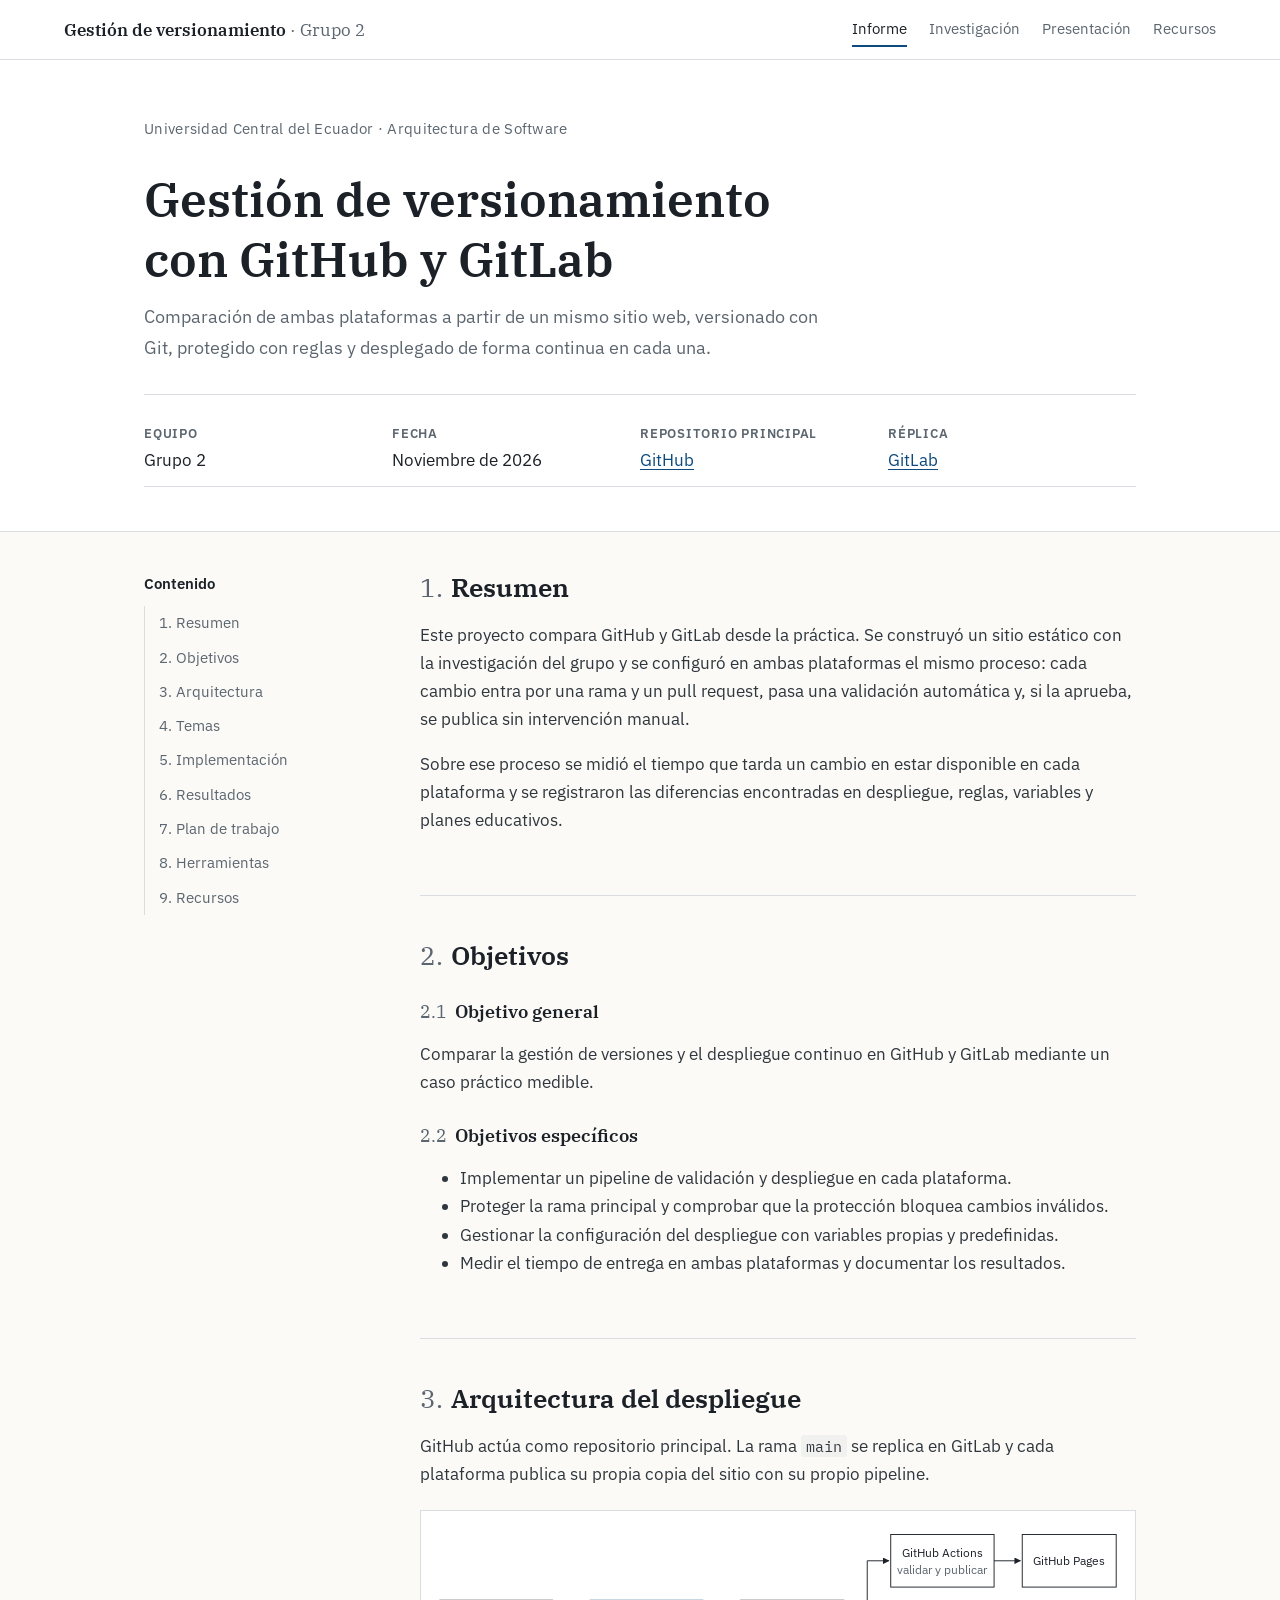
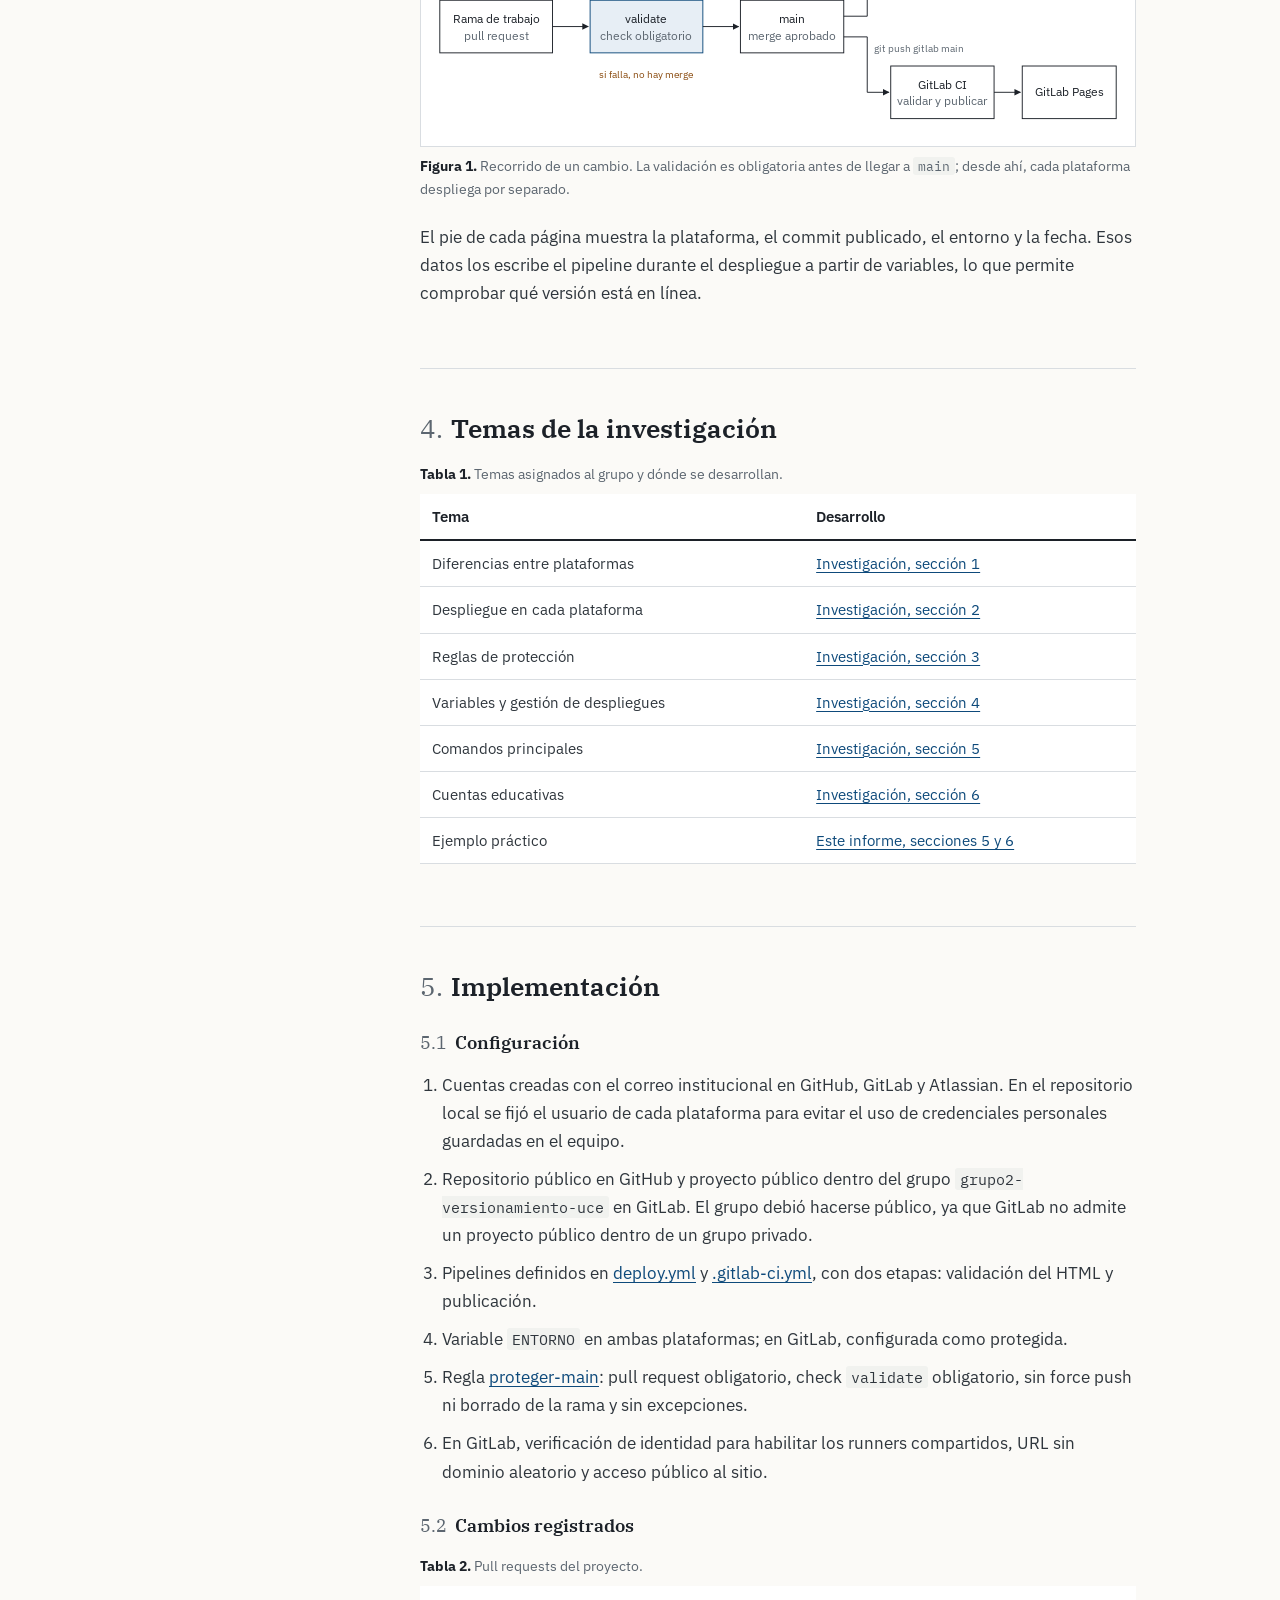
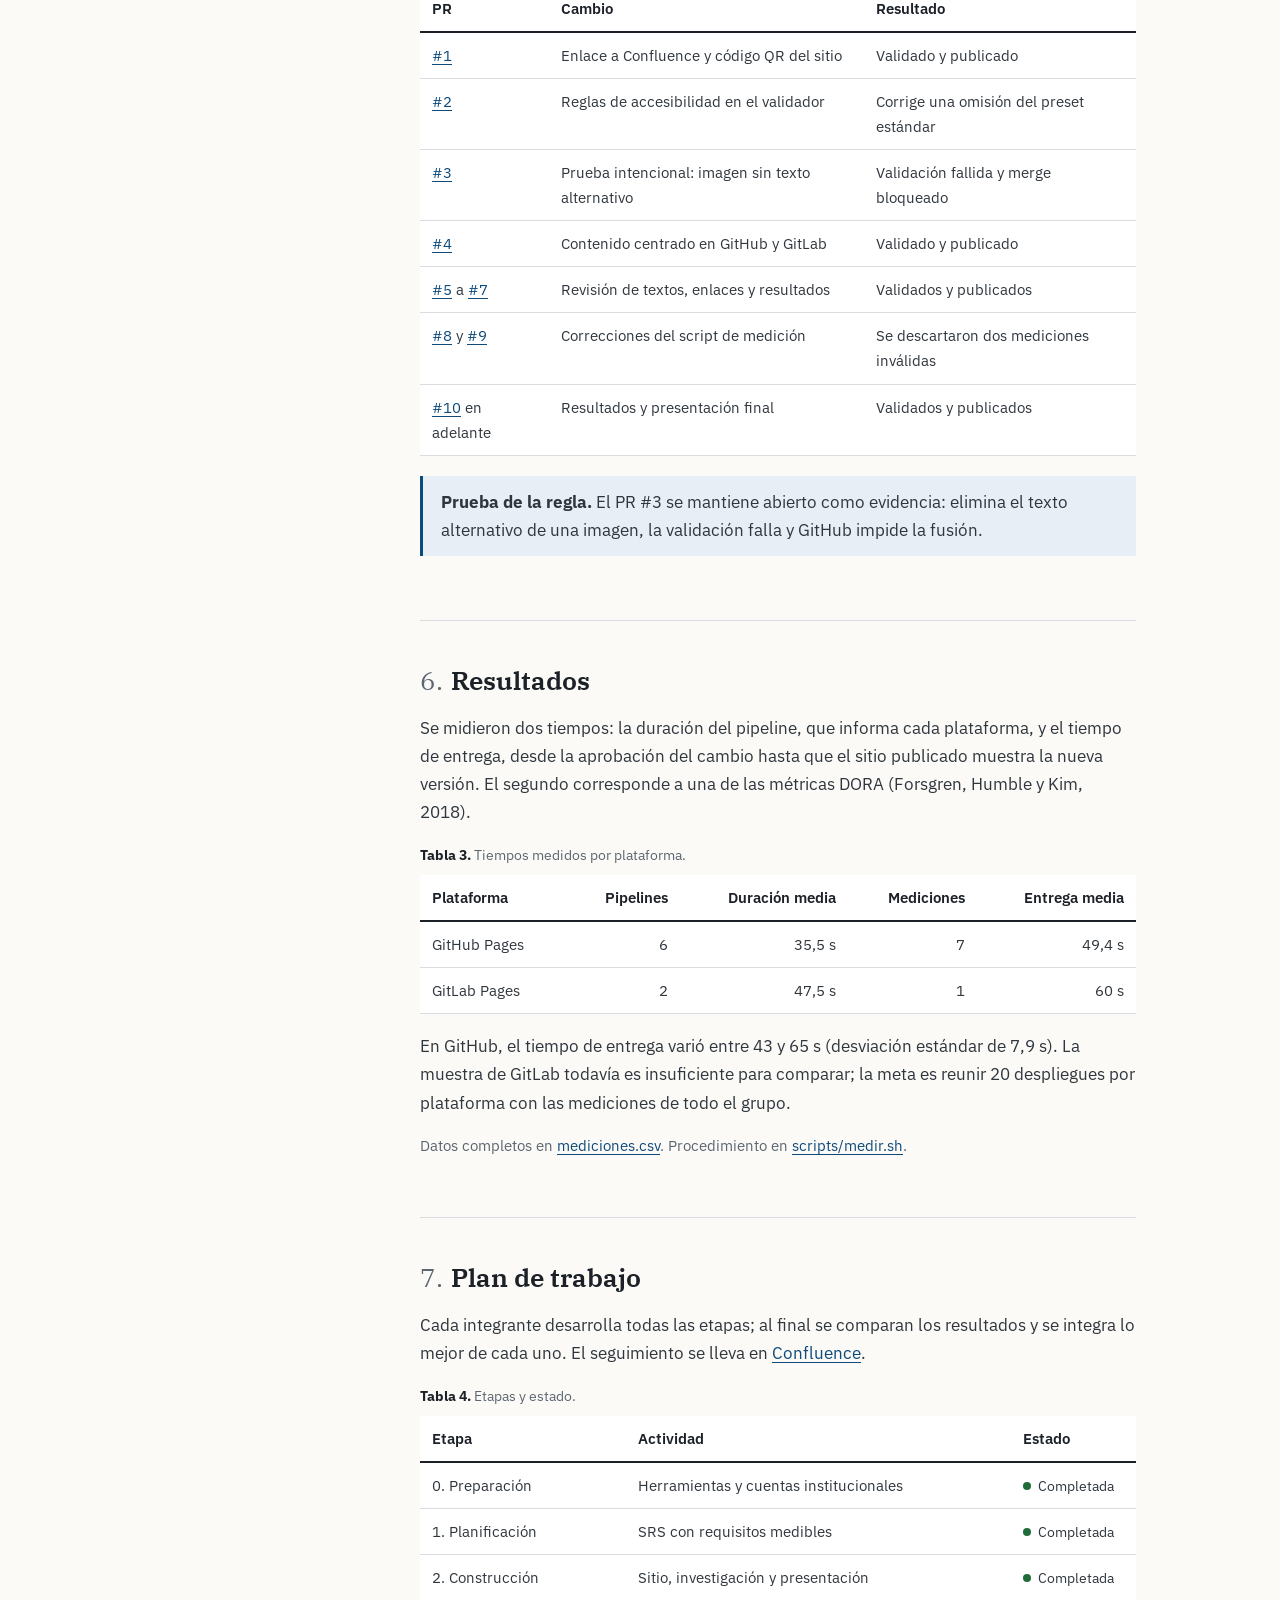
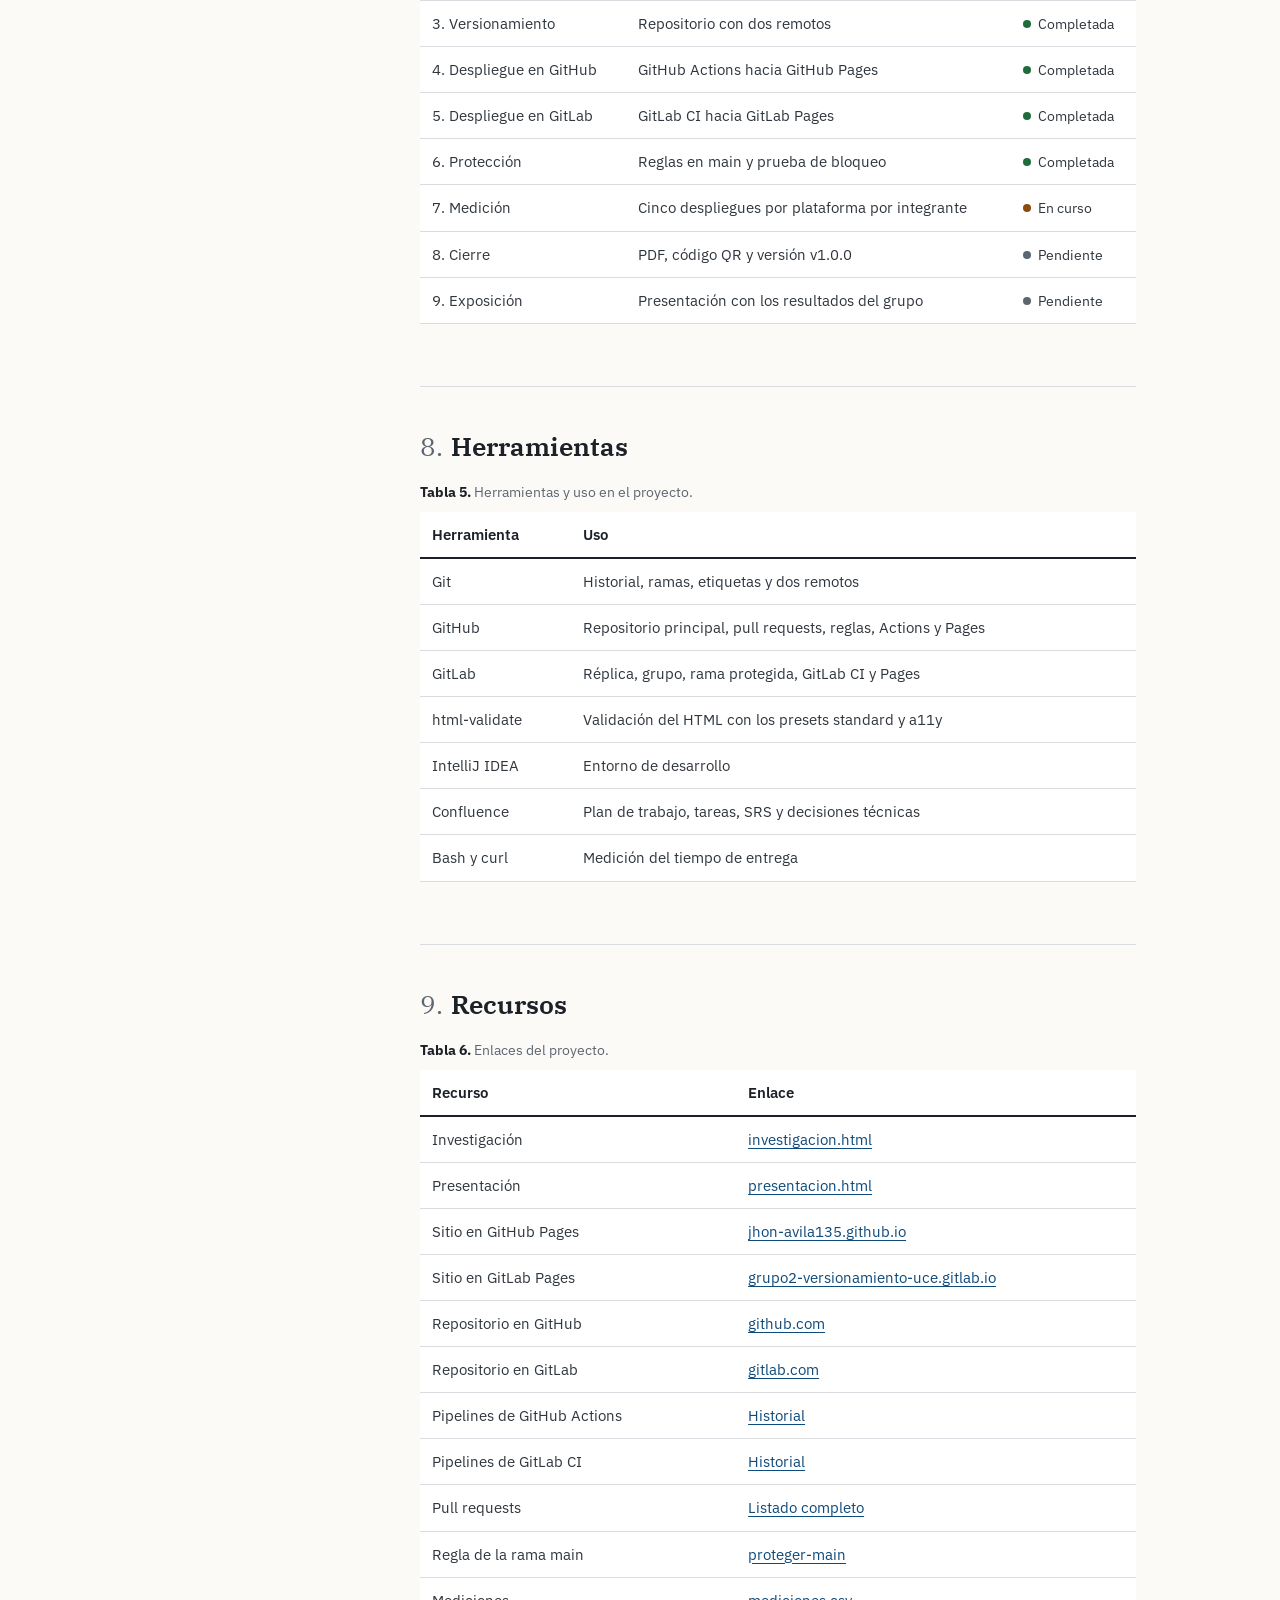
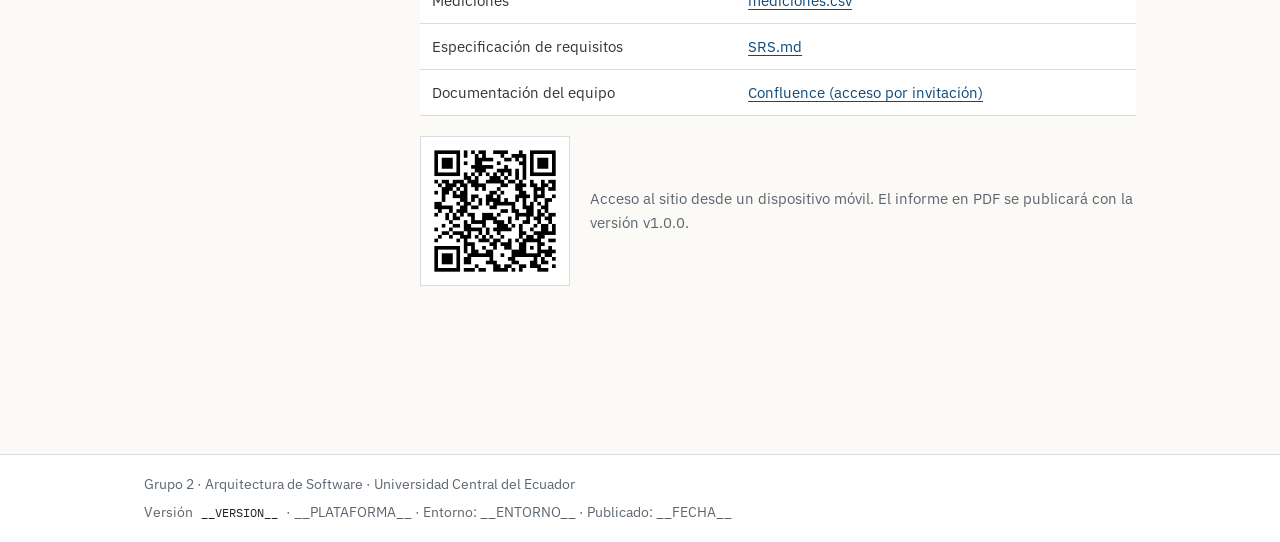
<file: public/index.html>
<!DOCTYPE html>
<html lang="es">
<head>
  <meta charset="utf-8">
  <meta name="viewport" content="width=device-width, initial-scale=1">
  <title>Gestión de versionamiento · Grupo 2</title>
  <meta name="description" content="Informe del Grupo 2: comparación de GitHub y GitLab mediante un sitio desplegado, protegido y medido en ambas plataformas.">
  <link rel="preconnect" href="https://fonts.googleapis.com">
  <link rel="stylesheet" href="https://fonts.googleapis.com/css2?family=IBM+Plex+Mono:wght@400;500&amp;family=IBM+Plex+Sans:wght@400;500;600&amp;family=IBM+Plex+Serif:wght@500;600&amp;display=swap">
  <link rel="stylesheet" href="styles.css">
</head>
<body>
  <header class="encabezado">
    <a class="sigla" href="index.html">Gestión de versionamiento <span>· Grupo 2</span></a>
    <nav aria-label="Navegación principal">
      <a href="index.html" aria-current="page">Informe</a>
      <a href="investigacion.html">Investigación</a>
      <a href="presentacion.html">Presentación</a>
      <a href="#recursos">Recursos</a>
    </nav>
  </header>

  <section class="portada" aria-labelledby="titulo">
    <div class="interior">
      <p class="institucion">Universidad Central del Ecuador · Arquitectura de Software</p>
      <h1 id="titulo">Gestión de versionamiento con GitHub y GitLab</h1>
      <p class="subtitulo">Comparación de ambas plataformas a partir de un mismo sitio web, versionado con Git, protegido con reglas y desplegado de forma continua en cada una.</p>
      <dl class="ficha">
        <div><dt>Equipo</dt><dd>Grupo 2</dd></div>
        <div><dt>Fecha</dt><dd>Noviembre de 2026</dd></div>
        <div><dt>Repositorio principal</dt><dd><a href="https://github.com/jhon-avila135/investigacion-versionamiento">GitHub</a></dd></div>
        <div><dt>Réplica</dt><dd><a href="https://gitlab.com/grupo2-versionamiento-uce/investigacion-versionamiento">GitLab</a></dd></div>
      </dl>
    </div>
  </section>

  <div class="documento">
    <nav class="indice-lateral" aria-label="Contenido del informe">
      <p>Contenido</p>
      <ol>
        <li><a href="#resumen">1. Resumen</a></li>
        <li><a href="#objetivos">2. Objetivos</a></li>
        <li><a href="#arquitectura">3. Arquitectura</a></li>
        <li><a href="#cobertura">4. Temas</a></li>
        <li><a href="#implementacion">5. Implementación</a></li>
        <li><a href="#resultados">6. Resultados</a></li>
        <li><a href="#plan">7. Plan de trabajo</a></li>
        <li><a href="#herramientas">8. Herramientas</a></li>
        <li><a href="#recursos">9. Recursos</a></li>
      </ol>
    </nav>

    <main class="contenido">
      <section class="seccion" id="resumen">
        <h2><span class="num">1.</span>Resumen</h2>
        <p>Este proyecto compara GitHub y GitLab desde la práctica. Se construyó un sitio estático con la investigación del grupo y se configuró en ambas plataformas el mismo proceso: cada cambio entra por una rama y un pull request, pasa una validación automática y, si la aprueba, se publica sin intervención manual.</p>
        <p>Sobre ese proceso se midió el tiempo que tarda un cambio en estar disponible en cada plataforma y se registraron las diferencias encontradas en despliegue, reglas, variables y planes educativos.</p>
      </section>

      <section class="seccion" id="objetivos">
        <h2><span class="num">2.</span>Objetivos</h2>
        <h3><span class="num">2.1</span>Objetivo general</h3>
        <p>Comparar la gestión de versiones y el despliegue continuo en GitHub y GitLab mediante un caso práctico medible.</p>
        <h3><span class="num">2.2</span>Objetivos específicos</h3>
        <ul>
          <li>Implementar un pipeline de validación y despliegue en cada plataforma.</li>
          <li>Proteger la rama principal y comprobar que la protección bloquea cambios inválidos.</li>
          <li>Gestionar la configuración del despliegue con variables propias y predefinidas.</li>
          <li>Medir el tiempo de entrega en ambas plataformas y documentar los resultados.</li>
        </ul>
      </section>

      <section class="seccion" id="arquitectura">
        <h2><span class="num">3.</span>Arquitectura del despliegue</h2>
        <p>GitHub actúa como repositorio principal. La rama <code>main</code> se replica en GitLab y cada plataforma publica su propia copia del sitio con su propio pipeline.</p>
        <figure>
          <svg viewBox="0 0 760 250" role="img" aria-labelledby="fig1-titulo">
            <title id="fig1-titulo">Flujo de un cambio desde la rama de trabajo hasta los dos sitios publicados</title>
            <defs>
              <marker id="flecha" viewBox="0 0 10 10" refX="9" refY="5" markerWidth="7" markerHeight="7" orient="auto"><path d="M0 0 L10 5 L0 10 z" fill="#1c2128"/></marker>
            </defs>
            <g font-family="IBM Plex Sans, sans-serif" font-size="13" fill="#1c2128">
              <rect x="20" y="95" width="120" height="56" fill="#fff" stroke="#1c2128"/>
              <text x="80" y="119" text-anchor="middle">Rama de trabajo</text>
              <text x="80" y="137" text-anchor="middle" fill="#5c6670">pull request</text>

              <rect x="180" y="95" width="120" height="56" fill="#e7eef5" stroke="#0e4a7b"/>
              <text x="240" y="119" text-anchor="middle">validate</text>
              <text x="240" y="137" text-anchor="middle" fill="#5c6670">check obligatorio</text>

              <rect x="340" y="95" width="110" height="56" fill="#fff" stroke="#1c2128"/>
              <text x="395" y="119" text-anchor="middle">main</text>
              <text x="395" y="137" text-anchor="middle" fill="#5c6670">merge aprobado</text>

              <rect x="500" y="25" width="110" height="56" fill="#fff" stroke="#1c2128"/>
              <text x="555" y="49" text-anchor="middle">GitHub Actions</text>
              <text x="555" y="67" text-anchor="middle" fill="#5c6670">validar y publicar</text>
              <rect x="640" y="25" width="100" height="56" fill="#fff" stroke="#1c2128"/>
              <text x="690" y="57" text-anchor="middle">GitHub Pages</text>

              <rect x="500" y="165" width="110" height="56" fill="#fff" stroke="#1c2128"/>
              <text x="555" y="189" text-anchor="middle">GitLab CI</text>
              <text x="555" y="207" text-anchor="middle" fill="#5c6670">validar y publicar</text>
              <rect x="640" y="165" width="100" height="56" fill="#fff" stroke="#1c2128"/>
              <text x="690" y="197" text-anchor="middle">GitLab Pages</text>

              <g stroke="#1c2128" fill="none" marker-end="url(#flecha)">
                <line x1="140" y1="123" x2="178" y2="123"/>
                <line x1="300" y1="123" x2="338" y2="123"/>
                <path d="M450 112 L475 112 L475 53 L498 53"/>
                <path d="M450 134 L475 134 L475 193 L498 193"/>
                <line x1="610" y1="53" x2="638" y2="53"/>
                <line x1="610" y1="193" x2="638" y2="193"/>
              </g>
              <text x="482" y="150" font-size="11" fill="#5c6670">git push gitlab main</text>
              <text x="240" y="178" text-anchor="middle" font-size="11" fill="#8a4b0f">si falla, no hay merge</text>
            </g>
          </svg>
          <figcaption><strong>Figura 1.</strong> Recorrido de un cambio. La validación es obligatoria antes de llegar a <code>main</code>; desde ahí, cada plataforma despliega por separado.</figcaption>
        </figure>
        <p>El pie de cada página muestra la plataforma, el commit publicado, el entorno y la fecha. Esos datos los escribe el pipeline durante el despliegue a partir de variables, lo que permite comprobar qué versión está en línea.</p>
      </section>

      <section class="seccion" id="cobertura">
        <h2><span class="num">4.</span>Temas de la investigación</h2>
        <div class="tabla">
          <table>
            <caption><strong>Tabla 1.</strong> Temas asignados al grupo y dónde se desarrollan.</caption>
            <thead>
              <tr><th scope="col">Tema</th><th scope="col">Desarrollo</th></tr>
            </thead>
            <tbody>
              <tr><td>Diferencias entre plataformas</td><td><a href="investigacion.html#diferencias">Investigación, sección 1</a></td></tr>
              <tr><td>Despliegue en cada plataforma</td><td><a href="investigacion.html#despliegue">Investigación, sección 2</a></td></tr>
              <tr><td>Reglas de protección</td><td><a href="investigacion.html#reglas">Investigación, sección 3</a></td></tr>
              <tr><td>Variables y gestión de despliegues</td><td><a href="investigacion.html#variables">Investigación, sección 4</a></td></tr>
              <tr><td>Comandos principales</td><td><a href="investigacion.html#comandos">Investigación, sección 5</a></td></tr>
              <tr><td>Cuentas educativas</td><td><a href="investigacion.html#educacion">Investigación, sección 6</a></td></tr>
              <tr><td>Ejemplo práctico</td><td><a href="#implementacion">Este informe, secciones 5 y 6</a></td></tr>
            </tbody>
          </table>
        </div>
      </section>

      <section class="seccion" id="implementacion">
        <h2><span class="num">5.</span>Implementación</h2>
        <h3><span class="num">5.1</span>Configuración</h3>
        <ol class="registro">
          <li>Cuentas creadas con el correo institucional en GitHub, GitLab y Atlassian. En el repositorio local se fijó el usuario de cada plataforma para evitar el uso de credenciales personales guardadas en el equipo.</li>
          <li>Repositorio público en GitHub y proyecto público dentro del grupo <code>grupo2-versionamiento-uce</code> en GitLab. El grupo debió hacerse público, ya que GitLab no admite un proyecto público dentro de un grupo privado.</li>
          <li>Pipelines definidos en <a href="https://github.com/jhon-avila135/investigacion-versionamiento/blob/main/.github/workflows/deploy.yml">deploy.yml</a> y <a href="https://gitlab.com/grupo2-versionamiento-uce/investigacion-versionamiento/-/blob/main/.gitlab-ci.yml">.gitlab-ci.yml</a>, con dos etapas: validación del HTML y publicación.</li>
          <li>Variable <code>ENTORNO</code> en ambas plataformas; en GitLab, configurada como protegida.</li>
          <li>Regla <a href="https://github.com/jhon-avila135/investigacion-versionamiento/rules">proteger-main</a>: pull request obligatorio, check <code>validate</code> obligatorio, sin force push ni borrado de la rama y sin excepciones.</li>
          <li>En GitLab, verificación de identidad para habilitar los runners compartidos, URL sin dominio aleatorio y acceso público al sitio.</li>
        </ol>
        <h3><span class="num">5.2</span>Cambios registrados</h3>
        <div class="tabla">
          <table>
            <caption><strong>Tabla 2.</strong> Pull requests del proyecto.</caption>
            <thead>
              <tr><th scope="col">PR</th><th scope="col">Cambio</th><th scope="col">Resultado</th></tr>
            </thead>
            <tbody>
              <tr><td><a href="https://github.com/jhon-avila135/investigacion-versionamiento/pull/1">#1</a></td><td>Enlace a Confluence y código QR del sitio</td><td>Validado y publicado</td></tr>
              <tr><td><a href="https://github.com/jhon-avila135/investigacion-versionamiento/pull/2">#2</a></td><td>Reglas de accesibilidad en el validador</td><td>Corrige una omisión del preset estándar</td></tr>
              <tr><td><a href="https://github.com/jhon-avila135/investigacion-versionamiento/pull/3">#3</a></td><td>Prueba intencional: imagen sin texto alternativo</td><td>Validación fallida y merge bloqueado</td></tr>
              <tr><td><a href="https://github.com/jhon-avila135/investigacion-versionamiento/pull/4">#4</a></td><td>Contenido centrado en GitHub y GitLab</td><td>Validado y publicado</td></tr>
              <tr><td><a href="https://github.com/jhon-avila135/investigacion-versionamiento/pull/5">#5</a> a <a href="https://github.com/jhon-avila135/investigacion-versionamiento/pull/7">#7</a></td><td>Revisión de textos, enlaces y resultados</td><td>Validados y publicados</td></tr>
              <tr><td><a href="https://github.com/jhon-avila135/investigacion-versionamiento/pull/8">#8</a> y <a href="https://github.com/jhon-avila135/investigacion-versionamiento/pull/9">#9</a></td><td>Correcciones del script de medición</td><td>Se descartaron dos mediciones inválidas</td></tr>
              <tr><td><a href="https://github.com/jhon-avila135/investigacion-versionamiento/pull/10">#10</a> en adelante</td><td>Resultados y presentación final</td><td>Validados y publicados</td></tr>
            </tbody>
          </table>
        </div>
        <div class="destacado">
          <p><strong>Prueba de la regla.</strong> El PR #3 se mantiene abierto como evidencia: elimina el texto alternativo de una imagen, la validación falla y GitHub impide la fusión.</p>
        </div>
      </section>

      <section class="seccion" id="resultados">
        <h2><span class="num">6.</span>Resultados</h2>
        <p>Se midieron dos tiempos: la duración del pipeline, que informa cada plataforma, y el tiempo de entrega, desde la aprobación del cambio hasta que el sitio publicado muestra la nueva versión. El segundo corresponde a una de las métricas DORA (Forsgren, Humble y Kim, 2018).</p>
        <div class="tabla">
          <table>
            <caption><strong>Tabla 3.</strong> Tiempos medidos por plataforma.</caption>
            <thead>
              <tr><th scope="col">Plataforma</th><th scope="col" class="cifra">Pipelines</th><th scope="col" class="cifra">Duración media</th><th scope="col" class="cifra">Mediciones</th><th scope="col" class="cifra">Entrega media</th></tr>
            </thead>
            <tbody>
              <tr><td>GitHub Pages</td><td class="cifra">6</td><td class="cifra">35,5 s</td><td class="cifra">7</td><td class="cifra">49,4 s</td></tr>
              <tr><td>GitLab Pages</td><td class="cifra">2</td><td class="cifra">47,5 s</td><td class="cifra">1</td><td class="cifra">60 s</td></tr>
            </tbody>
          </table>
        </div>
        <p>En GitHub, el tiempo de entrega varió entre 43 y 65 s (desviación estándar de 7,9 s). La muestra de GitLab todavía es insuficiente para comparar; la meta es reunir 20 despliegues por plataforma con las mediciones de todo el grupo.</p>
        <p class="nota">Datos completos en <a href="https://github.com/jhon-avila135/investigacion-versionamiento/blob/main/mediciones.csv">mediciones.csv</a>. Procedimiento en <a href="https://github.com/jhon-avila135/investigacion-versionamiento/blob/main/scripts/medir.sh">scripts/medir.sh</a>.</p>
      </section>

      <section class="seccion" id="plan">
        <h2><span class="num">7.</span>Plan de trabajo</h2>
        <p>Cada integrante desarrolla todas las etapas; al final se comparan los resultados y se integra lo mejor de cada uno. El seguimiento se lleva en <a href="https://jhonavilat105.atlassian.net/wiki/spaces/G2V">Confluence</a>.</p>
        <div class="tabla">
          <table>
            <caption><strong>Tabla 4.</strong> Etapas y estado.</caption>
            <thead>
              <tr><th scope="col">Etapa</th><th scope="col">Actividad</th><th scope="col">Estado</th></tr>
            </thead>
            <tbody>
              <tr><td>0. Preparación</td><td>Herramientas y cuentas institucionales</td><td><span class="estado hecho">Completada</span></td></tr>
              <tr><td>1. Planificación</td><td>SRS con requisitos medibles</td><td><span class="estado hecho">Completada</span></td></tr>
              <tr><td>2. Construcción</td><td>Sitio, investigación y presentación</td><td><span class="estado hecho">Completada</span></td></tr>
              <tr><td>3. Versionamiento</td><td>Repositorio con dos remotos</td><td><span class="estado hecho">Completada</span></td></tr>
              <tr><td>4. Despliegue en GitHub</td><td>GitHub Actions hacia GitHub Pages</td><td><span class="estado hecho">Completada</span></td></tr>
              <tr><td>5. Despliegue en GitLab</td><td>GitLab CI hacia GitLab Pages</td><td><span class="estado hecho">Completada</span></td></tr>
              <tr><td>6. Protección</td><td>Reglas en main y prueba de bloqueo</td><td><span class="estado hecho">Completada</span></td></tr>
              <tr><td>7. Medición</td><td>Cinco despliegues por plataforma por integrante</td><td><span class="estado curso">En curso</span></td></tr>
              <tr><td>8. Cierre</td><td>PDF, código QR y versión v1.0.0</td><td><span class="estado">Pendiente</span></td></tr>
              <tr><td>9. Exposición</td><td>Presentación con los resultados del grupo</td><td><span class="estado">Pendiente</span></td></tr>
            </tbody>
          </table>
        </div>
      </section>

      <section class="seccion" id="herramientas">
        <h2><span class="num">8.</span>Herramientas</h2>
        <div class="tabla">
          <table>
            <caption><strong>Tabla 5.</strong> Herramientas y uso en el proyecto.</caption>
            <thead>
              <tr><th scope="col">Herramienta</th><th scope="col">Uso</th></tr>
            </thead>
            <tbody>
              <tr><td>Git</td><td>Historial, ramas, etiquetas y dos remotos</td></tr>
              <tr><td>GitHub</td><td>Repositorio principal, pull requests, reglas, Actions y Pages</td></tr>
              <tr><td>GitLab</td><td>Réplica, grupo, rama protegida, GitLab CI y Pages</td></tr>
              <tr><td>html-validate</td><td>Validación del HTML con los presets standard y a11y</td></tr>
              <tr><td>IntelliJ IDEA</td><td>Entorno de desarrollo</td></tr>
              <tr><td>Confluence</td><td>Plan de trabajo, tareas, SRS y decisiones técnicas</td></tr>
              <tr><td>Bash y curl</td><td>Medición del tiempo de entrega</td></tr>
            </tbody>
          </table>
        </div>
      </section>

      <section class="seccion" id="recursos">
        <h2><span class="num">9.</span>Recursos</h2>
        <div class="tabla">
          <table>
            <caption><strong>Tabla 6.</strong> Enlaces del proyecto.</caption>
            <thead>
              <tr><th scope="col">Recurso</th><th scope="col">Enlace</th></tr>
            </thead>
            <tbody>
              <tr><td>Investigación</td><td><a href="investigacion.html">investigacion.html</a></td></tr>
              <tr><td>Presentación</td><td><a href="presentacion.html">presentacion.html</a></td></tr>
              <tr><td>Sitio en GitHub Pages</td><td><a href="https://jhon-avila135.github.io/investigacion-versionamiento/">jhon-avila135.github.io</a></td></tr>
              <tr><td>Sitio en GitLab Pages</td><td><a href="https://grupo2-versionamiento-uce.gitlab.io/investigacion-versionamiento/">grupo2-versionamiento-uce.gitlab.io</a></td></tr>
              <tr><td>Repositorio en GitHub</td><td><a href="https://github.com/jhon-avila135/investigacion-versionamiento">github.com</a></td></tr>
              <tr><td>Repositorio en GitLab</td><td><a href="https://gitlab.com/grupo2-versionamiento-uce/investigacion-versionamiento">gitlab.com</a></td></tr>
              <tr><td>Pipelines de GitHub Actions</td><td><a href="https://github.com/jhon-avila135/investigacion-versionamiento/actions">Historial</a></td></tr>
              <tr><td>Pipelines de GitLab CI</td><td><a href="https://gitlab.com/grupo2-versionamiento-uce/investigacion-versionamiento/-/pipelines">Historial</a></td></tr>
              <tr><td>Pull requests</td><td><a href="https://github.com/jhon-avila135/investigacion-versionamiento/pulls?q=is%3Apr">Listado completo</a></td></tr>
              <tr><td>Regla de la rama main</td><td><a href="https://github.com/jhon-avila135/investigacion-versionamiento/rules">proteger-main</a></td></tr>
              <tr><td>Mediciones</td><td><a href="https://github.com/jhon-avila135/investigacion-versionamiento/blob/main/mediciones.csv">mediciones.csv</a></td></tr>
              <tr><td>Especificación de requisitos</td><td><a href="https://github.com/jhon-avila135/investigacion-versionamiento/blob/main/docs/SRS.md">SRS.md</a></td></tr>
              <tr><td>Documentación del equipo</td><td><a href="https://jhonavilat105.atlassian.net/wiki/spaces/G2V">Confluence (acceso por invitación)</a></td></tr>
            </tbody>
          </table>
        </div>
        <div class="qr">
          <img src="qr-sitio.png" alt="Código QR que abre este sitio en GitHub Pages" width="150" height="150">
          <p class="nota">Acceso al sitio desde un dispositivo móvil. El informe en PDF se publicará con la versión v1.0.0.</p>
        </div>
      </section>
    </main>
  </div>

  <footer class="pie">
    <div class="interior">
      <p>Grupo 2 · Arquitectura de Software · Universidad Central del Ecuador</p>
      <p>Versión <code id="version" data-version="__VERSION__">__VERSION__</code> · __PLATAFORMA__ · Entorno: __ENTORNO__ · Publicado: __FECHA__</p>
    </div>
  </footer>
</body>
</html>
</file>
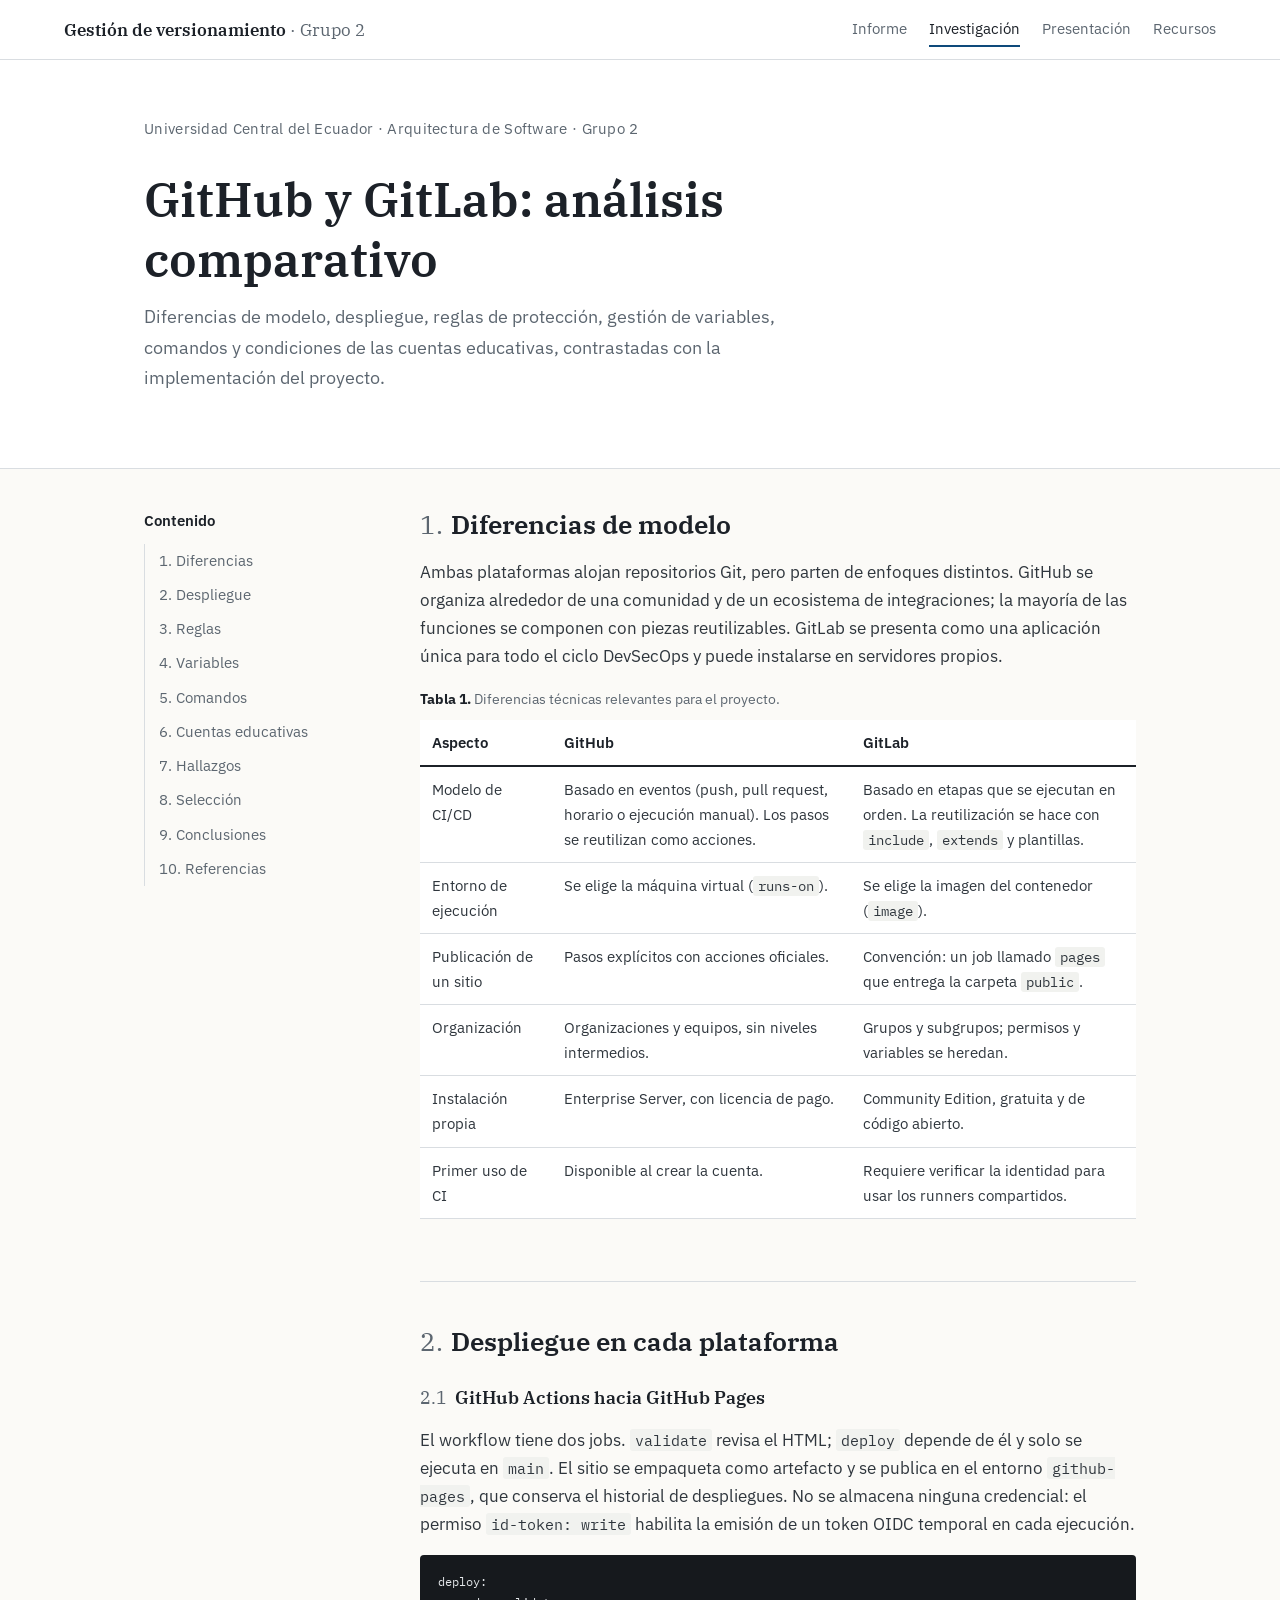
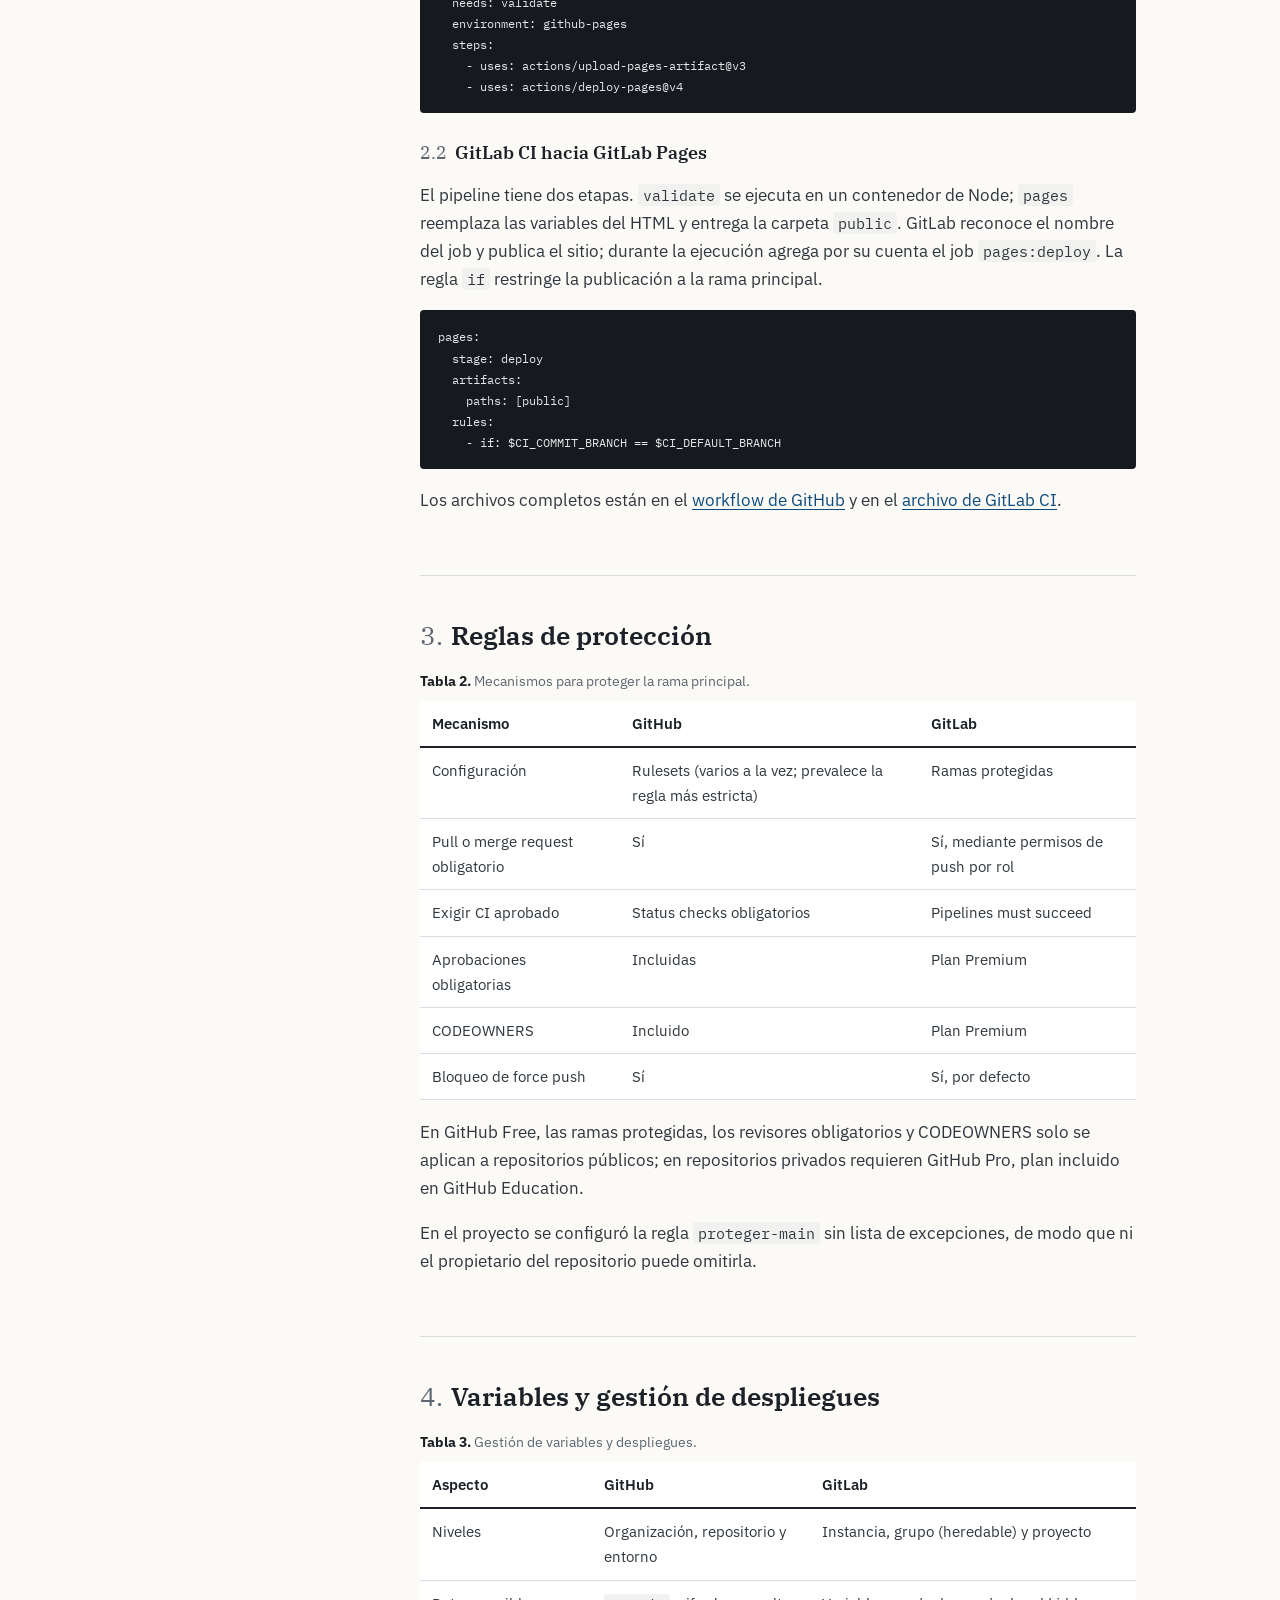
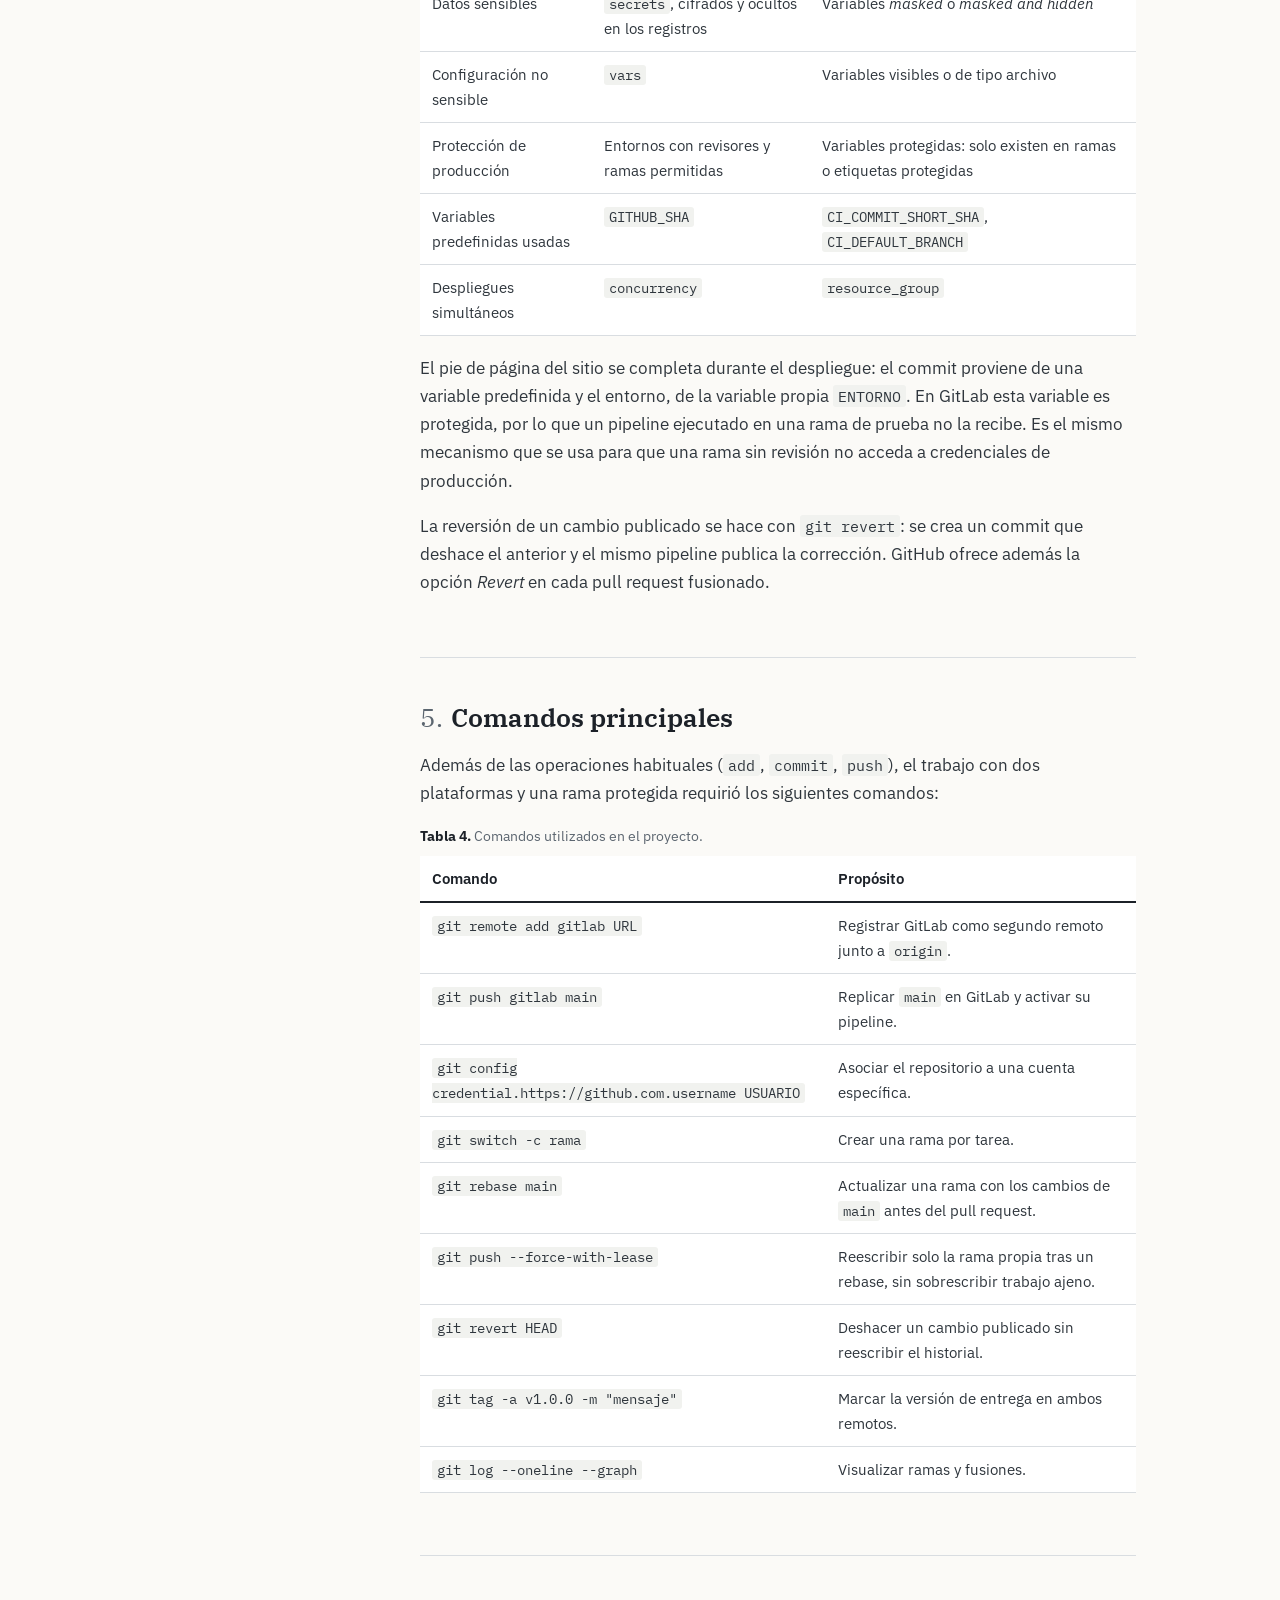
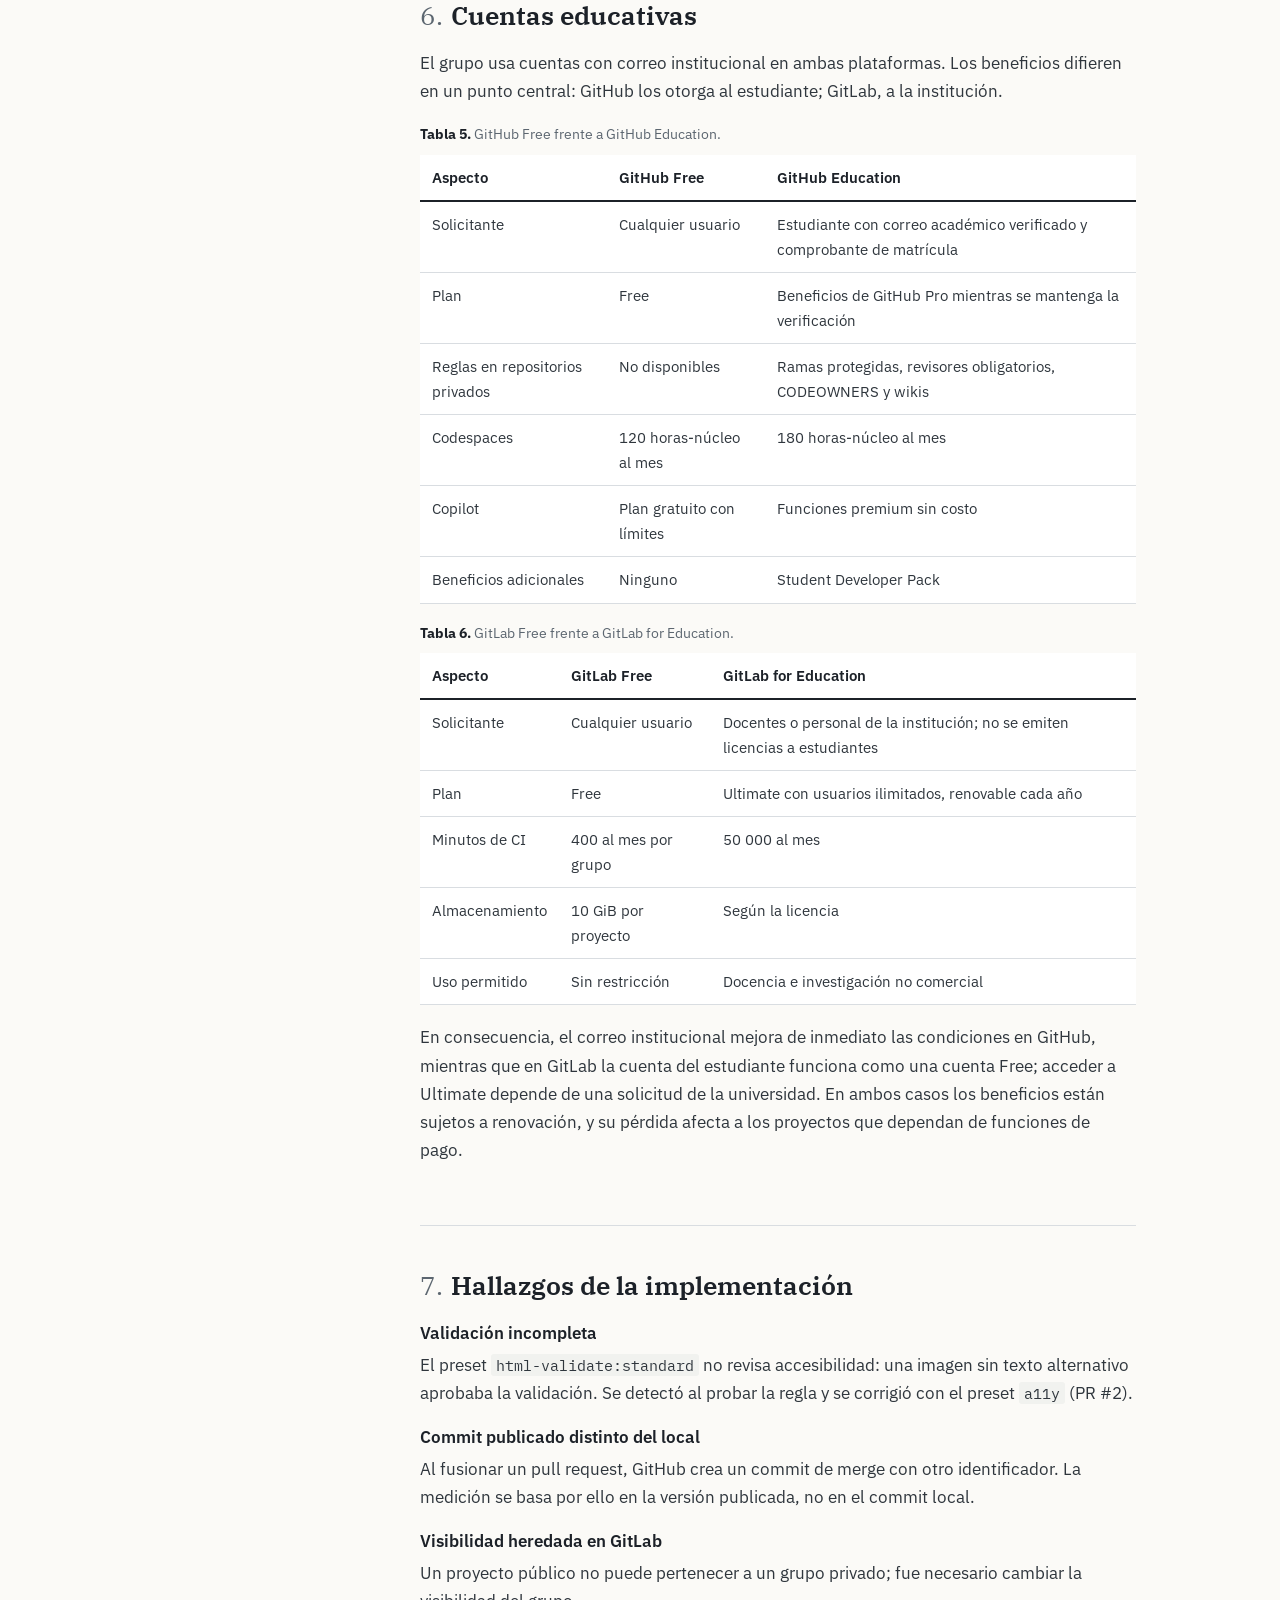
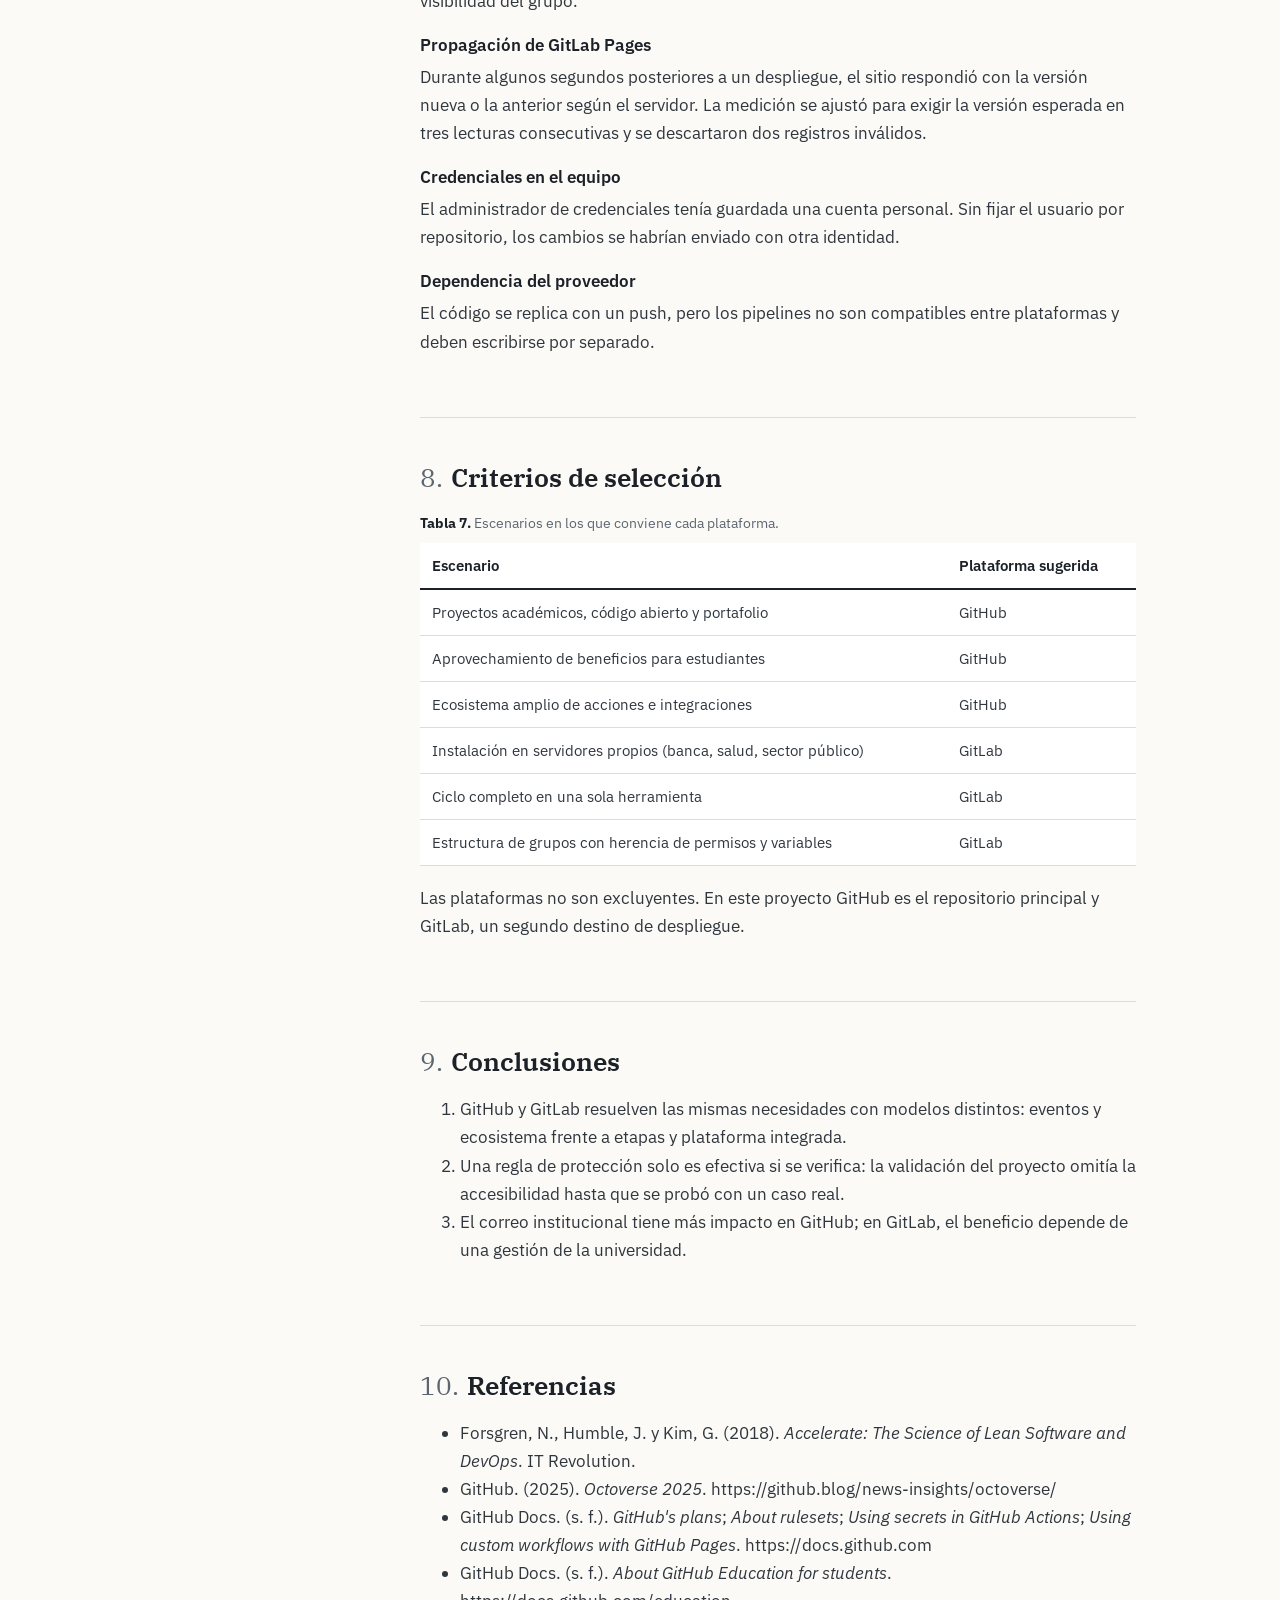
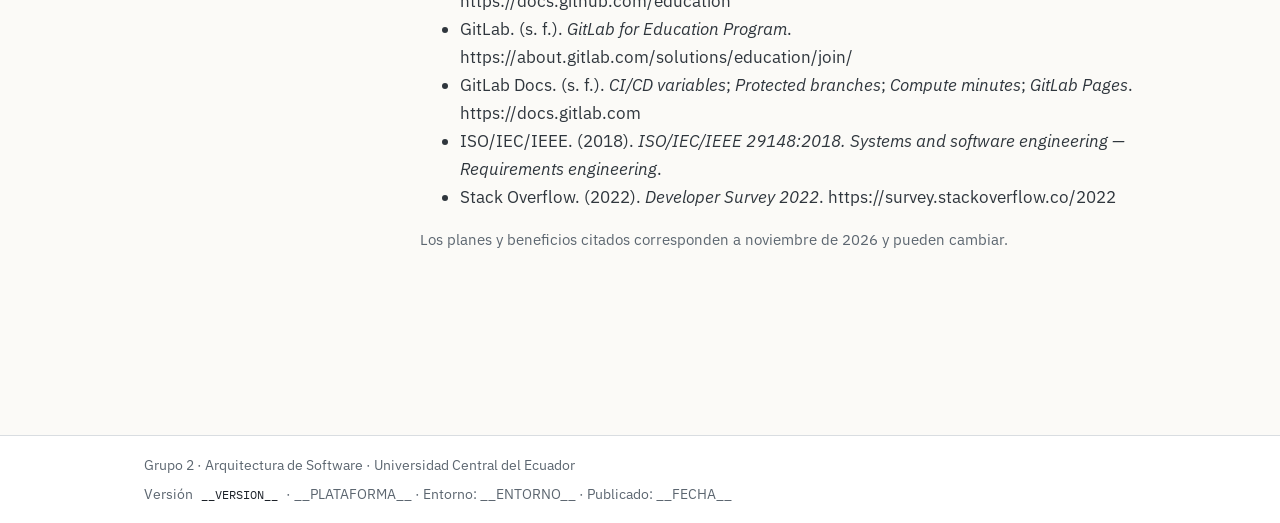
<file: public/investigacion.html>
<!DOCTYPE html>
<html lang="es">
<head>
  <meta charset="utf-8">
  <meta name="viewport" content="width=device-width, initial-scale=1">
  <title>Investigación · Gestión de versionamiento</title>
  <meta name="description" content="GitHub y GitLab: diferencias, despliegue, reglas, variables, comandos y cuentas educativas.">
  <link rel="preconnect" href="https://fonts.googleapis.com">
  <link rel="stylesheet" href="https://fonts.googleapis.com/css2?family=IBM+Plex+Mono:wght@400;500&amp;family=IBM+Plex+Sans:wght@400;500;600&amp;family=IBM+Plex+Serif:wght@500;600&amp;display=swap">
  <link rel="stylesheet" href="styles.css">
</head>
<body>
  <header class="encabezado">
    <a class="sigla" href="index.html">Gestión de versionamiento <span>· Grupo 2</span></a>
    <nav aria-label="Navegación principal">
      <a href="index.html">Informe</a>
      <a href="investigacion.html" aria-current="page">Investigación</a>
      <a href="presentacion.html">Presentación</a>
      <a href="index.html#recursos">Recursos</a>
    </nav>
  </header>

  <section class="portada" aria-labelledby="titulo">
    <div class="interior">
      <p class="institucion">Universidad Central del Ecuador · Arquitectura de Software · Grupo 2</p>
      <h1 id="titulo">GitHub y GitLab: análisis comparativo</h1>
      <p class="subtitulo">Diferencias de modelo, despliegue, reglas de protección, gestión de variables, comandos y condiciones de las cuentas educativas, contrastadas con la implementación del proyecto.</p>
    </div>
  </section>

  <div class="documento">
    <nav class="indice-lateral" aria-label="Contenido de la investigación">
      <p>Contenido</p>
      <ol>
        <li><a href="#diferencias">1. Diferencias</a></li>
        <li><a href="#despliegue">2. Despliegue</a></li>
        <li><a href="#reglas">3. Reglas</a></li>
        <li><a href="#variables">4. Variables</a></li>
        <li><a href="#comandos">5. Comandos</a></li>
        <li><a href="#educacion">6. Cuentas educativas</a></li>
        <li><a href="#hallazgos">7. Hallazgos</a></li>
        <li><a href="#seleccion">8. Selección</a></li>
        <li><a href="#conclusiones">9. Conclusiones</a></li>
        <li><a href="#referencias">10. Referencias</a></li>
      </ol>
    </nav>

    <main class="contenido">
      <section class="seccion" id="diferencias">
        <h2><span class="num">1.</span>Diferencias de modelo</h2>
        <p>Ambas plataformas alojan repositorios Git, pero parten de enfoques distintos. GitHub se organiza alrededor de una comunidad y de un ecosistema de integraciones; la mayoría de las funciones se componen con piezas reutilizables. GitLab se presenta como una aplicación única para todo el ciclo DevSecOps y puede instalarse en servidores propios.</p>
        <div class="tabla">
          <table>
            <caption><strong>Tabla 1.</strong> Diferencias técnicas relevantes para el proyecto.</caption>
            <thead>
              <tr><th scope="col">Aspecto</th><th scope="col">GitHub</th><th scope="col">GitLab</th></tr>
            </thead>
            <tbody>
              <tr><td>Modelo de CI/CD</td><td>Basado en eventos (push, pull request, horario o ejecución manual). Los pasos se reutilizan como acciones.</td><td>Basado en etapas que se ejecutan en orden. La reutilización se hace con <code>include</code>, <code>extends</code> y plantillas.</td></tr>
              <tr><td>Entorno de ejecución</td><td>Se elige la máquina virtual (<code>runs-on</code>).</td><td>Se elige la imagen del contenedor (<code>image</code>).</td></tr>
              <tr><td>Publicación de un sitio</td><td>Pasos explícitos con acciones oficiales.</td><td>Convención: un job llamado <code>pages</code> que entrega la carpeta <code>public</code>.</td></tr>
              <tr><td>Organización</td><td>Organizaciones y equipos, sin niveles intermedios.</td><td>Grupos y subgrupos; permisos y variables se heredan.</td></tr>
              <tr><td>Instalación propia</td><td>Enterprise Server, con licencia de pago.</td><td>Community Edition, gratuita y de código abierto.</td></tr>
              <tr><td>Primer uso de CI</td><td>Disponible al crear la cuenta.</td><td>Requiere verificar la identidad para usar los runners compartidos.</td></tr>
            </tbody>
          </table>
        </div>
      </section>

      <section class="seccion" id="despliegue">
        <h2><span class="num">2.</span>Despliegue en cada plataforma</h2>
        <h3><span class="num">2.1</span>GitHub Actions hacia GitHub Pages</h3>
        <p>El workflow tiene dos jobs. <code>validate</code> revisa el HTML; <code>deploy</code> depende de él y solo se ejecuta en <code>main</code>. El sitio se empaqueta como artefacto y se publica en el entorno <code>github-pages</code>, que conserva el historial de despliegues. No se almacena ninguna credencial: el permiso <code>id-token: write</code> habilita la emisión de un token OIDC temporal en cada ejecución.</p>
        <pre><code>deploy:
  needs: validate
  environment: github-pages
  steps:
    - uses: actions/upload-pages-artifact@v3
    - uses: actions/deploy-pages@v4</code></pre>
        <h3><span class="num">2.2</span>GitLab CI hacia GitLab Pages</h3>
        <p>El pipeline tiene dos etapas. <code>validate</code> se ejecuta en un contenedor de Node; <code>pages</code> reemplaza las variables del HTML y entrega la carpeta <code>public</code>. GitLab reconoce el nombre del job y publica el sitio; durante la ejecución agrega por su cuenta el job <code>pages:deploy</code>. La regla <code>if</code> restringe la publicación a la rama principal.</p>
        <pre><code>pages:
  stage: deploy
  artifacts:
    paths: [public]
  rules:
    - if: $CI_COMMIT_BRANCH == $CI_DEFAULT_BRANCH</code></pre>
        <p>Los archivos completos están en el <a href="https://github.com/jhon-avila135/investigacion-versionamiento/blob/main/.github/workflows/deploy.yml">workflow de GitHub</a> y en el <a href="https://gitlab.com/grupo2-versionamiento-uce/investigacion-versionamiento/-/blob/main/.gitlab-ci.yml">archivo de GitLab CI</a>.</p>
      </section>

      <section class="seccion" id="reglas">
        <h2><span class="num">3.</span>Reglas de protección</h2>
        <div class="tabla">
          <table>
            <caption><strong>Tabla 2.</strong> Mecanismos para proteger la rama principal.</caption>
            <thead>
              <tr><th scope="col">Mecanismo</th><th scope="col">GitHub</th><th scope="col">GitLab</th></tr>
            </thead>
            <tbody>
              <tr><td>Configuración</td><td>Rulesets (varios a la vez; prevalece la regla más estricta)</td><td>Ramas protegidas</td></tr>
              <tr><td>Pull o merge request obligatorio</td><td>Sí</td><td>Sí, mediante permisos de push por rol</td></tr>
              <tr><td>Exigir CI aprobado</td><td>Status checks obligatorios</td><td>Pipelines must succeed</td></tr>
              <tr><td>Aprobaciones obligatorias</td><td>Incluidas</td><td>Plan Premium</td></tr>
              <tr><td>CODEOWNERS</td><td>Incluido</td><td>Plan Premium</td></tr>
              <tr><td>Bloqueo de force push</td><td>Sí</td><td>Sí, por defecto</td></tr>
            </tbody>
          </table>
        </div>
        <p>En GitHub Free, las ramas protegidas, los revisores obligatorios y CODEOWNERS solo se aplican a repositorios públicos; en repositorios privados requieren GitHub Pro, plan incluido en GitHub Education.</p>
        <p>En el proyecto se configuró la regla <code>proteger-main</code> sin lista de excepciones, de modo que ni el propietario del repositorio puede omitirla.</p>
      </section>

      <section class="seccion" id="variables">
        <h2><span class="num">4.</span>Variables y gestión de despliegues</h2>
        <div class="tabla">
          <table>
            <caption><strong>Tabla 3.</strong> Gestión de variables y despliegues.</caption>
            <thead>
              <tr><th scope="col">Aspecto</th><th scope="col">GitHub</th><th scope="col">GitLab</th></tr>
            </thead>
            <tbody>
              <tr><td>Niveles</td><td>Organización, repositorio y entorno</td><td>Instancia, grupo (heredable) y proyecto</td></tr>
              <tr><td>Datos sensibles</td><td><code>secrets</code>, cifrados y ocultos en los registros</td><td>Variables <em>masked</em> o <em>masked and hidden</em></td></tr>
              <tr><td>Configuración no sensible</td><td><code>vars</code></td><td>Variables visibles o de tipo archivo</td></tr>
              <tr><td>Protección de producción</td><td>Entornos con revisores y ramas permitidas</td><td>Variables protegidas: solo existen en ramas o etiquetas protegidas</td></tr>
              <tr><td>Variables predefinidas usadas</td><td><code>GITHUB_SHA</code></td><td><code>CI_COMMIT_SHORT_SHA</code>, <code>CI_DEFAULT_BRANCH</code></td></tr>
              <tr><td>Despliegues simultáneos</td><td><code>concurrency</code></td><td><code>resource_group</code></td></tr>
            </tbody>
          </table>
        </div>
        <p>El pie de página del sitio se completa durante el despliegue: el commit proviene de una variable predefinida y el entorno, de la variable propia <code>ENTORNO</code>. En GitLab esta variable es protegida, por lo que un pipeline ejecutado en una rama de prueba no la recibe. Es el mismo mecanismo que se usa para que una rama sin revisión no acceda a credenciales de producción.</p>
        <p>La reversión de un cambio publicado se hace con <code>git revert</code>: se crea un commit que deshace el anterior y el mismo pipeline publica la corrección. GitHub ofrece además la opción <em>Revert</em> en cada pull request fusionado.</p>
      </section>

      <section class="seccion" id="comandos">
        <h2><span class="num">5.</span>Comandos principales</h2>
        <p>Además de las operaciones habituales (<code>add</code>, <code>commit</code>, <code>push</code>), el trabajo con dos plataformas y una rama protegida requirió los siguientes comandos:</p>
        <div class="tabla">
          <table>
            <caption><strong>Tabla 4.</strong> Comandos utilizados en el proyecto.</caption>
            <thead>
              <tr><th scope="col">Comando</th><th scope="col">Propósito</th></tr>
            </thead>
            <tbody>
              <tr><td><code>git remote add gitlab URL</code></td><td>Registrar GitLab como segundo remoto junto a <code>origin</code>.</td></tr>
              <tr><td><code>git push gitlab main</code></td><td>Replicar <code>main</code> en GitLab y activar su pipeline.</td></tr>
              <tr><td><code>git config credential.https://github.com.username USUARIO</code></td><td>Asociar el repositorio a una cuenta específica.</td></tr>
              <tr><td><code>git switch -c rama</code></td><td>Crear una rama por tarea.</td></tr>
              <tr><td><code>git rebase main</code></td><td>Actualizar una rama con los cambios de <code>main</code> antes del pull request.</td></tr>
              <tr><td><code>git push --force-with-lease</code></td><td>Reescribir solo la rama propia tras un rebase, sin sobrescribir trabajo ajeno.</td></tr>
              <tr><td><code>git revert HEAD</code></td><td>Deshacer un cambio publicado sin reescribir el historial.</td></tr>
              <tr><td><code>git tag -a v1.0.0 -m "mensaje"</code></td><td>Marcar la versión de entrega en ambos remotos.</td></tr>
              <tr><td><code>git log --oneline --graph</code></td><td>Visualizar ramas y fusiones.</td></tr>
            </tbody>
          </table>
        </div>
      </section>

      <section class="seccion" id="educacion">
        <h2><span class="num">6.</span>Cuentas educativas</h2>
        <p>El grupo usa cuentas con correo institucional en ambas plataformas. Los beneficios difieren en un punto central: GitHub los otorga al estudiante; GitLab, a la institución.</p>
        <div class="tabla">
          <table>
            <caption><strong>Tabla 5.</strong> GitHub Free frente a GitHub Education.</caption>
            <thead>
              <tr><th scope="col">Aspecto</th><th scope="col">GitHub Free</th><th scope="col">GitHub Education</th></tr>
            </thead>
            <tbody>
              <tr><td>Solicitante</td><td>Cualquier usuario</td><td>Estudiante con correo académico verificado y comprobante de matrícula</td></tr>
              <tr><td>Plan</td><td>Free</td><td>Beneficios de GitHub Pro mientras se mantenga la verificación</td></tr>
              <tr><td>Reglas en repositorios privados</td><td>No disponibles</td><td>Ramas protegidas, revisores obligatorios, CODEOWNERS y wikis</td></tr>
              <tr><td>Codespaces</td><td>120 horas-núcleo al mes</td><td>180 horas-núcleo al mes</td></tr>
              <tr><td>Copilot</td><td>Plan gratuito con límites</td><td>Funciones premium sin costo</td></tr>
              <tr><td>Beneficios adicionales</td><td>Ninguno</td><td>Student Developer Pack</td></tr>
            </tbody>
          </table>
        </div>
        <div class="tabla">
          <table>
            <caption><strong>Tabla 6.</strong> GitLab Free frente a GitLab for Education.</caption>
            <thead>
              <tr><th scope="col">Aspecto</th><th scope="col">GitLab Free</th><th scope="col">GitLab for Education</th></tr>
            </thead>
            <tbody>
              <tr><td>Solicitante</td><td>Cualquier usuario</td><td>Docentes o personal de la institución; no se emiten licencias a estudiantes</td></tr>
              <tr><td>Plan</td><td>Free</td><td>Ultimate con usuarios ilimitados, renovable cada año</td></tr>
              <tr><td>Minutos de CI</td><td>400 al mes por grupo</td><td>50 000 al mes</td></tr>
              <tr><td>Almacenamiento</td><td>10 GiB por proyecto</td><td>Según la licencia</td></tr>
              <tr><td>Uso permitido</td><td>Sin restricción</td><td>Docencia e investigación no comercial</td></tr>
            </tbody>
          </table>
        </div>
        <p>En consecuencia, el correo institucional mejora de inmediato las condiciones en GitHub, mientras que en GitLab la cuenta del estudiante funciona como una cuenta Free; acceder a Ultimate depende de una solicitud de la universidad. En ambos casos los beneficios están sujetos a renovación, y su pérdida afecta a los proyectos que dependan de funciones de pago.</p>
      </section>

      <section class="seccion" id="hallazgos">
        <h2><span class="num">7.</span>Hallazgos de la implementación</h2>
        <dl>
          <dt>Validación incompleta</dt>
          <dd>El preset <code>html-validate:standard</code> no revisa accesibilidad: una imagen sin texto alternativo aprobaba la validación. Se detectó al probar la regla y se corrigió con el preset <code>a11y</code> (PR #2).</dd>
          <dt>Commit publicado distinto del local</dt>
          <dd>Al fusionar un pull request, GitHub crea un commit de merge con otro identificador. La medición se basa por ello en la versión publicada, no en el commit local.</dd>
          <dt>Visibilidad heredada en GitLab</dt>
          <dd>Un proyecto público no puede pertenecer a un grupo privado; fue necesario cambiar la visibilidad del grupo.</dd>
          <dt>Propagación de GitLab Pages</dt>
          <dd>Durante algunos segundos posteriores a un despliegue, el sitio respondió con la versión nueva o la anterior según el servidor. La medición se ajustó para exigir la versión esperada en tres lecturas consecutivas y se descartaron dos registros inválidos.</dd>
          <dt>Credenciales en el equipo</dt>
          <dd>El administrador de credenciales tenía guardada una cuenta personal. Sin fijar el usuario por repositorio, los cambios se habrían enviado con otra identidad.</dd>
          <dt>Dependencia del proveedor</dt>
          <dd>El código se replica con un push, pero los pipelines no son compatibles entre plataformas y deben escribirse por separado.</dd>
        </dl>
      </section>

      <section class="seccion" id="seleccion">
        <h2><span class="num">8.</span>Criterios de selección</h2>
        <div class="tabla">
          <table>
            <caption><strong>Tabla 7.</strong> Escenarios en los que conviene cada plataforma.</caption>
            <thead>
              <tr><th scope="col">Escenario</th><th scope="col">Plataforma sugerida</th></tr>
            </thead>
            <tbody>
              <tr><td>Proyectos académicos, código abierto y portafolio</td><td>GitHub</td></tr>
              <tr><td>Aprovechamiento de beneficios para estudiantes</td><td>GitHub</td></tr>
              <tr><td>Ecosistema amplio de acciones e integraciones</td><td>GitHub</td></tr>
              <tr><td>Instalación en servidores propios (banca, salud, sector público)</td><td>GitLab</td></tr>
              <tr><td>Ciclo completo en una sola herramienta</td><td>GitLab</td></tr>
              <tr><td>Estructura de grupos con herencia de permisos y variables</td><td>GitLab</td></tr>
            </tbody>
          </table>
        </div>
        <p>Las plataformas no son excluyentes. En este proyecto GitHub es el repositorio principal y GitLab, un segundo destino de despliegue.</p>
      </section>

      <section class="seccion" id="conclusiones">
        <h2><span class="num">9.</span>Conclusiones</h2>
        <ol>
          <li>GitHub y GitLab resuelven las mismas necesidades con modelos distintos: eventos y ecosistema frente a etapas y plataforma integrada.</li>
          <li>Una regla de protección solo es efectiva si se verifica: la validación del proyecto omitía la accesibilidad hasta que se probó con un caso real.</li>
          <li>El correo institucional tiene más impacto en GitHub; en GitLab, el beneficio depende de una gestión de la universidad.</li>
        </ol>
      </section>

      <section class="seccion" id="referencias">
        <h2><span class="num">10.</span>Referencias</h2>
        <ul>
          <li>Forsgren, N., Humble, J. y Kim, G. (2018). <em>Accelerate: The Science of Lean Software and DevOps</em>. IT Revolution.</li>
          <li>GitHub. (2025). <em>Octoverse 2025</em>. https://github.blog/news-insights/octoverse/</li>
          <li>GitHub Docs. (s. f.). <em>GitHub's plans</em>; <em>About rulesets</em>; <em>Using secrets in GitHub Actions</em>; <em>Using custom workflows with GitHub Pages</em>. https://docs.github.com</li>
          <li>GitHub Docs. (s. f.). <em>About GitHub Education for students</em>. https://docs.github.com/education</li>
          <li>GitLab. (s. f.). <em>GitLab for Education Program</em>. https://about.gitlab.com/solutions/education/join/</li>
          <li>GitLab Docs. (s. f.). <em>CI/CD variables</em>; <em>Protected branches</em>; <em>Compute minutes</em>; <em>GitLab Pages</em>. https://docs.gitlab.com</li>
          <li>ISO/IEC/IEEE. (2018). <em>ISO/IEC/IEEE 29148:2018. Systems and software engineering — Requirements engineering</em>.</li>
          <li>Stack Overflow. (2022). <em>Developer Survey 2022</em>. https://survey.stackoverflow.co/2022</li>
        </ul>
        <p class="nota">Los planes y beneficios citados corresponden a noviembre de 2026 y pueden cambiar.</p>
      </section>
    </main>
  </div>

  <footer class="pie">
    <div class="interior">
      <p>Grupo 2 · Arquitectura de Software · Universidad Central del Ecuador</p>
      <p>Versión <code>__VERSION__</code> · __PLATAFORMA__ · Entorno: __ENTORNO__ · Publicado: __FECHA__</p>
    </div>
  </footer>
</body>
</html>
</file>
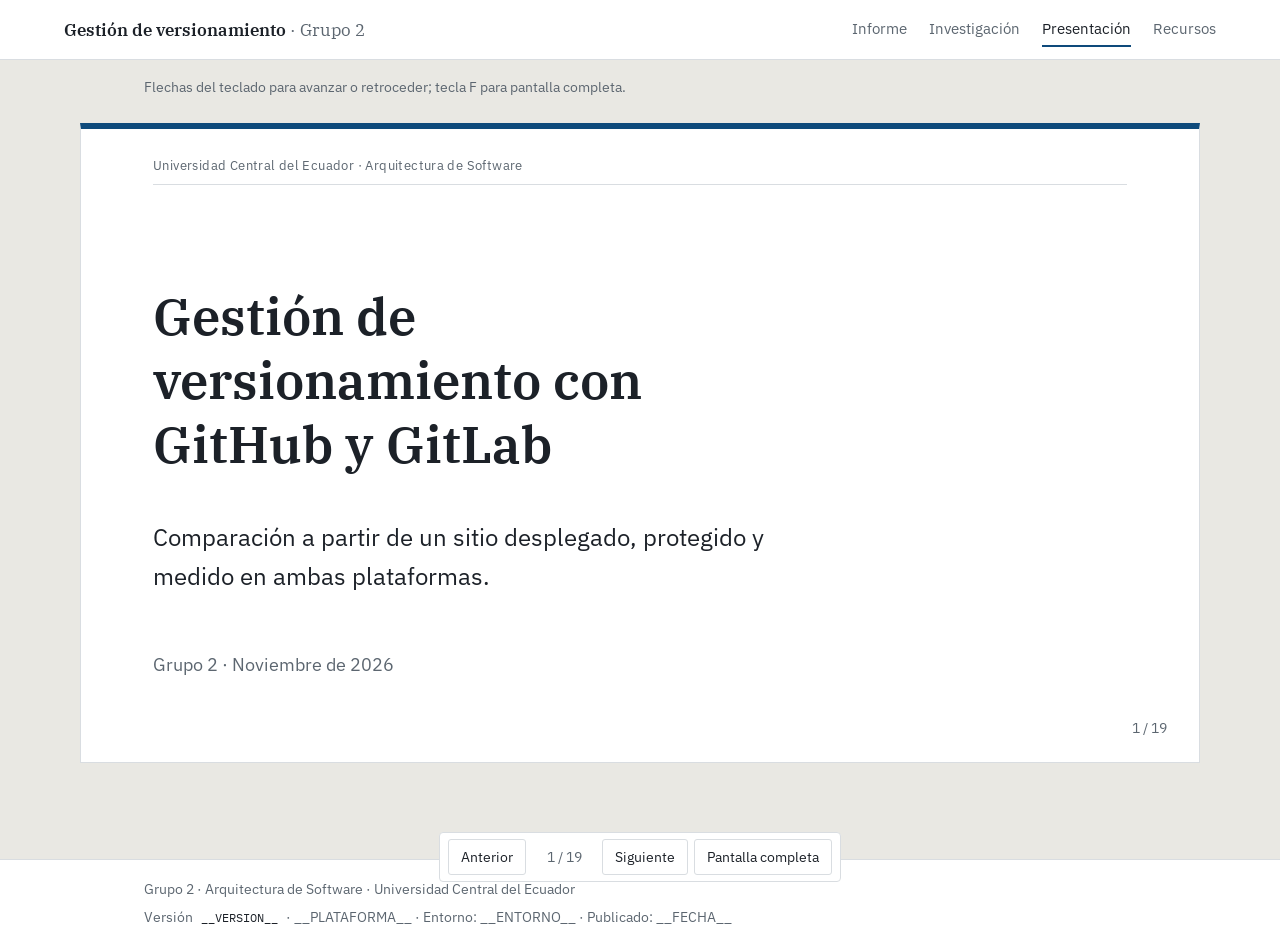
<file: public/presentacion.html>
<!DOCTYPE html>
<html lang="es">
<head>
  <meta charset="utf-8">
  <meta name="viewport" content="width=device-width, initial-scale=1">
  <title>Presentación · Gestión de versionamiento</title>
  <meta name="description" content="Presentación del Grupo 2: GitHub y GitLab a partir de un caso práctico.">
  <link rel="preconnect" href="https://fonts.googleapis.com">
  <link rel="stylesheet" href="https://fonts.googleapis.com/css2?family=IBM+Plex+Mono:wght@400;500&amp;family=IBM+Plex+Sans:wght@400;500;600&amp;family=IBM+Plex+Serif:wght@500;600&amp;display=swap">
  <link rel="stylesheet" href="styles.css">
  <link rel="stylesheet" href="presentacion.css">
</head>
<body class="deck">
  <header class="encabezado">
    <a class="sigla" href="index.html">Gestión de versionamiento <span>· Grupo 2</span></a>
    <nav aria-label="Navegación principal">
      <a href="index.html">Informe</a>
      <a href="investigacion.html">Investigación</a>
      <a href="presentacion.html" aria-current="page">Presentación</a>
      <a href="index.html#recursos">Recursos</a>
    </nav>
  </header>
  <p class="ayuda">Flechas del teclado para avanzar o retroceder; tecla F para pantalla completa.</p>

  <main class="diapositivas">
    <section class="slide portada-lamina" id="portada">
      <p class="seccion-lamina">Universidad Central del Ecuador · Arquitectura de Software</p>
      <h1>Gestión de versionamiento con GitHub y GitLab</h1>
      <p class="grande">Comparación a partir de un sitio desplegado, protegido y medido en ambas plataformas.</p>
      <p class="datos">Grupo 2 · Noviembre de 2026</p>
    </section>

    <section class="slide" id="contenido">
      <p class="seccion-lamina">Gestión de versionamiento · Grupo 2</p>
      <h2>Contenido</h2>
      <div class="tabla">
        <table>
          <thead><tr><th scope="col">Tema</th><th scope="col" class="cifra">Tiempo</th></tr></thead>
          <tbody>
            <tr><td>1. Contexto y caso práctico</td><td class="cifra">4 min</td></tr>
            <tr><td>2. Diferencias de modelo</td><td class="cifra">4 min</td></tr>
            <tr><td>3. Despliegue en cada plataforma</td><td class="cifra">6 min</td></tr>
            <tr><td>4. Reglas de protección y demostración</td><td class="cifra">5 min</td></tr>
            <tr><td>5. Variables, reversión y comandos</td><td class="cifra">4 min</td></tr>
            <tr><td>6. Cuentas educativas</td><td class="cifra">3 min</td></tr>
            <tr><td>7. Resultados, hallazgos y conclusiones</td><td class="cifra">4 min</td></tr>
          </tbody>
        </table>
      </div>
    </section>

    <section class="slide" id="contexto">
      <p class="seccion-lamina">1. Contexto y caso práctico</p>
      <h2>Contexto</h2>
      <div class="cifras">
        <div><p class="valor">93 %</p><p>de los desarrolladores usa Git (Stack Overflow, 2022).</p></div>
        <div><p class="valor">180 M+</p><p>desarrolladores registrados en GitHub (Octoverse 2025).</p></div>
        <div><p class="valor">2</p><p>plataformas evaluadas con el mismo proyecto.</p></div>
      </div>
    </section>

    <section class="slide" id="caso">
      <p class="seccion-lamina">1. Contexto y caso práctico</p>
      <h2>Caso práctico</h2>
      <ul>
        <li>Sitio estático con la investigación y esta presentación.</li>
        <li>GitHub como repositorio principal; GitLab como réplica.</li>
        <li>Cada cambio entra por pull request y se valida antes de llegar a <code>main</code>.</li>
        <li>Cada plataforma despliega su copia con su propio pipeline.</li>
        <li>El pie de página muestra la plataforma, el commit y la fecha de publicación.</li>
      </ul>
    </section>

    <section class="slide" id="modelo">
      <p class="seccion-lamina">2. Diferencias de modelo</p>
      <h2>Diferencias de modelo</h2>
      <div class="tabla">
        <table>
          <thead><tr><th scope="col">Aspecto</th><th scope="col">GitHub</th><th scope="col">GitLab</th></tr></thead>
          <tbody>
            <tr><td>CI/CD</td><td>Eventos y acciones reutilizables</td><td>Etapas y plantillas</td></tr>
            <tr><td>Ejecución</td><td>Máquina virtual</td><td>Contenedor</td></tr>
            <tr><td>Publicación</td><td>Pasos explícitos</td><td>Convención: job <code>pages</code></td></tr>
            <tr><td>Organización</td><td>Organizaciones</td><td>Grupos con herencia</td></tr>
            <tr><td>Instalación propia</td><td>De pago</td><td>Gratuita (Community Edition)</td></tr>
          </tbody>
        </table>
      </div>
    </section>

    <section class="slide" id="pipeline-github">
      <p class="seccion-lamina">3. Despliegue en cada plataforma</p>
      <h2>GitHub Actions</h2>
      <pre><code>permissions:
  pages: write
  id-token: write              # token OIDC temporal
jobs:
  validate:
    steps:
      - run: npx --yes html-validate "public/**/*.html"
  deploy:
    needs: validate            # sin validación no hay despliegue
    environment: github-pages
    steps:
      - uses: actions/upload-pages-artifact@v3
      - uses: actions/deploy-pages@v4</code></pre>
    </section>

    <section class="slide" id="pipeline-gitlab">
      <p class="seccion-lamina">3. Despliegue en cada plataforma</p>
      <h2>GitLab CI</h2>
      <pre><code>stages: [validate, deploy]
validate:
  image: node:22-alpine
  script:
    - npx --yes html-validate "public/**/*.html"
pages:                         # el nombre activa GitLab Pages
  stage: deploy
  artifacts:
    paths: [public]
  rules:
    - if: $CI_COMMIT_BRANCH == $CI_DEFAULT_BRANCH</code></pre>
    </section>

    <section class="slide" id="reglas">
      <p class="seccion-lamina">4. Reglas de protección</p>
      <h2>Protección de la rama principal</h2>
      <div class="tabla">
        <table>
          <thead><tr><th scope="col">Mecanismo</th><th scope="col">GitHub</th><th scope="col">GitLab</th></tr></thead>
          <tbody>
            <tr><td>Configuración</td><td>Rulesets</td><td>Ramas protegidas</td></tr>
            <tr><td>CI obligatorio</td><td>Status checks</td><td>Pipelines must succeed</td></tr>
            <tr><td>Aprobaciones obligatorias</td><td>Incluidas</td><td>Plan Premium</td></tr>
            <tr><td>CODEOWNERS</td><td>Incluido</td><td>Plan Premium</td></tr>
          </tbody>
        </table>
      </div>
      <p class="nota">En repositorios privados de GitHub, estas reglas requieren el plan Pro, incluido en GitHub Education.</p>
    </section>

    <section class="slide" id="demostracion">
      <p class="seccion-lamina">4. Reglas de protección</p>
      <h2>Demostración: PR #3</h2>
      <div class="dos-columnas">
        <ul>
          <li>Se eliminó el texto alternativo de una imagen.</li>
          <li>El job <code>validate</code> falló.</li>
          <li>GitHub bloqueó la fusión.</li>
        </ul>
        <div class="destacado"><p>Antes de esta prueba, el validador no detectaba el error: el preset estándar no revisa accesibilidad. Se corrigió en el PR #2.</p></div>
      </div>
    </section>

    <section class="slide" id="variables">
      <p class="seccion-lamina">5. Variables, reversión y comandos</p>
      <h2>Variables</h2>
      <div class="tabla">
        <table>
          <thead><tr><th scope="col">Aspecto</th><th scope="col">GitHub</th><th scope="col">GitLab</th></tr></thead>
          <tbody>
            <tr><td>Niveles</td><td>Organización, repositorio, entorno</td><td>Grupo (heredable), proyecto</td></tr>
            <tr><td>Datos sensibles</td><td><code>secrets</code></td><td>Masked, masked and hidden</td></tr>
            <tr><td>Producción</td><td>Entornos con revisores</td><td>Variables protegidas</td></tr>
            <tr><td>Predefinidas</td><td><code>GITHUB_SHA</code></td><td><code>CI_COMMIT_SHORT_SHA</code></td></tr>
          </tbody>
        </table>
      </div>
      <p class="nota">La variable <code>ENTORNO</code> es protegida en GitLab: una rama de prueba no la recibe.</p>
    </section>

    <section class="slide" id="comandos">
      <p class="seccion-lamina">5. Variables, reversión y comandos</p>
      <h2>Reversión y comandos</h2>
      <pre><code>git remote add gitlab URL         # segundo remoto
git push gitlab main              # réplica y despliegue en GitLab
git rebase main                   # actualizar la rama antes del PR
git push --force-with-lease       # solo la rama propia
git revert HEAD                   # reversión sin reescribir historial
git tag -a v1.0.0 -m "entrega"    # versión de entrega</code></pre>
    </section>

    <section class="slide" id="educacion-github">
      <p class="seccion-lamina">6. Cuentas educativas</p>
      <h2>GitHub Education</h2>
      <div class="tabla">
        <table>
          <thead><tr><th scope="col">Aspecto</th><th scope="col">Free</th><th scope="col">Education</th></tr></thead>
          <tbody>
            <tr><td>Solicitante</td><td>Cualquier usuario</td><td>Estudiante verificado</td></tr>
            <tr><td>Reglas en repositorios privados</td><td>No</td><td>Sí</td></tr>
            <tr><td>Codespaces</td><td>120 h-núcleo/mes</td><td>180 h-núcleo/mes</td></tr>
            <tr><td>Copilot</td><td>Gratuito con límites</td><td>Premium sin costo</td></tr>
          </tbody>
        </table>
      </div>
      <p class="nota">El beneficio se otorga al estudiante.</p>
    </section>

    <section class="slide" id="educacion-gitlab">
      <p class="seccion-lamina">6. Cuentas educativas</p>
      <h2>GitLab for Education</h2>
      <div class="tabla">
        <table>
          <thead><tr><th scope="col">Aspecto</th><th scope="col">Free</th><th scope="col">for Education</th></tr></thead>
          <tbody>
            <tr><td>Solicitante</td><td>Cualquier usuario</td><td>Docentes o personal</td></tr>
            <tr><td>Plan</td><td>Free</td><td>Ultimate, renovable cada año</td></tr>
            <tr><td>Minutos de CI</td><td>400/mes</td><td>50 000/mes</td></tr>
            <tr><td>Uso</td><td>Sin restricción</td><td>Docencia e investigación</td></tr>
          </tbody>
        </table>
      </div>
      <p class="nota">El beneficio se otorga a la institución.</p>
    </section>

    <section class="slide" id="resultados">
      <p class="seccion-lamina">7. Resultados, hallazgos y conclusiones</p>
      <h2>Resultados</h2>
      <div class="tabla">
        <table>
          <thead><tr><th scope="col">Plataforma</th><th scope="col" class="cifra">Duración del pipeline</th><th scope="col" class="cifra">Tiempo de entrega</th></tr></thead>
          <tbody>
            <tr><td>GitHub Pages</td><td class="cifra">35,5 s (n = 6)</td><td class="cifra">49,4 s (n = 7)</td></tr>
            <tr><td>GitLab Pages</td><td class="cifra">47,5 s (n = 2)</td><td class="cifra">60 s (n = 1)</td></tr>
          </tbody>
        </table>
      </div>
      <p class="nota">Tiempo de entrega: métrica DORA (Forsgren, Humble y Kim, 2018). Meta: 20 mediciones por plataforma.</p>
    </section>

    <section class="slide" id="hallazgos">
      <p class="seccion-lamina">7. Resultados, hallazgos y conclusiones</p>
      <h2>Hallazgos</h2>
      <ul>
        <li>La validación omitía la accesibilidad hasta probarla con un caso real.</li>
        <li>El commit publicado tras un merge difiere del commit local.</li>
        <li>GitLab no admite un proyecto público dentro de un grupo privado.</li>
        <li>GitLab Pages sirvió por unos segundos versiones distintas tras cada despliegue.</li>
        <li>Los pipelines no son compatibles entre plataformas.</li>
      </ul>
    </section>

    <section class="slide" id="seleccion">
      <p class="seccion-lamina">7. Resultados, hallazgos y conclusiones</p>
      <h2>Criterios de selección</h2>
      <div class="dos-columnas">
        <div>
          <h3>GitHub</h3>
          <ul><li>Proyectos académicos y de código abierto</li><li>Beneficios para estudiantes</li><li>Ecosistema de integraciones</li></ul>
        </div>
        <div>
          <h3>GitLab</h3>
          <ul><li>Instalación en servidores propios</li><li>Ciclo completo en una herramienta</li><li>Grupos con herencia</li></ul>
        </div>
      </div>
    </section>

    <section class="slide" id="conclusiones">
      <p class="seccion-lamina">7. Resultados, hallazgos y conclusiones</p>
      <h2>Conclusiones</h2>
      <ol>
        <li>Ambas plataformas resuelven las mismas necesidades con modelos distintos.</li>
        <li>Una regla de protección solo es efectiva si se verifica.</li>
        <li>El correo institucional tiene más impacto en GitHub; en GitLab depende de la universidad.</li>
      </ol>
    </section>

    <section class="slide" id="referencias">
      <p class="seccion-lamina">Gestión de versionamiento · Grupo 2</p>
      <h2>Referencias</h2>
      <ul>
        <li>Forsgren, N., Humble, J. y Kim, G. (2018). <em>Accelerate</em>. IT Revolution.</li>
        <li>GitHub Docs: planes, rulesets, secrets, Pages y GitHub Education.</li>
        <li>GitLab: GitLab for Education Program; GitLab Docs: variables, ramas protegidas y Pages.</li>
        <li>GitHub (2025). <em>Octoverse 2025</em>. Stack Overflow (2022). <em>Developer Survey</em>.</li>
        <li>ISO/IEC/IEEE 29148:2018.</li>
      </ul>
    </section>

    <section class="slide cierre" id="preguntas">
      <p class="seccion-lamina">Grupo 2</p>
      <h2>Preguntas</h2>
      <p class="grande">Informe, investigación y recursos: jhon-avila135.github.io/investigacion-versionamiento</p>
    </section>
  </main>

  <div class="controles">
    <button type="button" id="anterior" aria-label="Lámina anterior">Anterior</button>
    <output id="contador" aria-live="polite">1 / 1</output>
    <button type="button" id="siguiente" aria-label="Lámina siguiente">Siguiente</button>
    <button type="button" id="completa">Pantalla completa</button>
  </div>

  <footer class="pie">
    <div class="interior">
      <p>Grupo 2 · Arquitectura de Software · Universidad Central del Ecuador</p>
      <p>Versión <code>__VERSION__</code> · __PLATAFORMA__ · Entorno: __ENTORNO__ · Publicado: __FECHA__</p>
    </div>
  </footer>
  <script src="presentacion.js"></script>
</body>
</html>
</file>
<file: public/styles.css>
/* Informe técnico: Gestión de versionamiento (Grupo 2) */
:root {
  --papel: #fbfaf7;
  --blanco: #ffffff;
  --tinta: #1c2128;
  --texto: #2f363d;
  --gris: #5c6670;
  --linea: #d9dde1;
  --suave: #f1f2ef;
  --acento: #0e4a7b;
  --acento-claro: #e7eef5;
  --alerta: #8a4b0f;
  --ok: #1f6b3a;
  --serif: "IBM Plex Serif", Georgia, serif;
  --sans: "IBM Plex Sans", "Segoe UI", system-ui, sans-serif;
  --mono: "IBM Plex Mono", Consolas, monospace;
}

* { box-sizing: border-box; }

html { scroll-behavior: smooth; scroll-padding-top: 72px; }

body {
  margin: 0;
  background: var(--papel);
  color: var(--texto);
  font-family: var(--sans);
  font-size: 17px;
  line-height: 1.65;
}

a { color: var(--acento); text-underline-offset: 3px; }
a:hover { text-decoration-thickness: 2px; }
code, pre, kbd { font-family: var(--mono); font-size: .9em; }
code { background: var(--suave); padding: 1px 5px; border-radius: 3px; }

h1, h2, h3 { font-family: var(--serif); color: var(--tinta); font-weight: 600; line-height: 1.25; }
h2 { font-size: 1.6rem; margin: 0 0 14px; }
h3 { font-size: 1.15rem; margin: 28px 0 10px; }
h2 .num, h3 .num { color: var(--gris); font-weight: 400; margin-right: 8px; }

/* Encabezado */
.encabezado {
  position: sticky; top: 0; z-index: 10;
  display: flex; align-items: center; gap: 24px; flex-wrap: wrap;
  padding: 12px 5vw;
  background: var(--blanco);
  border-bottom: 1px solid var(--linea);
}
.encabezado .sigla { font-family: var(--serif); font-weight: 600; color: var(--tinta); text-decoration: none; margin-right: auto; }
.encabezado .sigla span { color: var(--gris); font-weight: 400; }
.encabezado nav { display: flex; gap: 22px; flex-wrap: wrap; }
.encabezado nav a { color: var(--gris); text-decoration: none; font-size: .95rem; padding: 4px 0; border-bottom: 2px solid transparent; }
.encabezado nav a:hover { color: var(--tinta); }
.encabezado nav a[aria-current="page"] { color: var(--tinta); border-bottom-color: var(--acento); }

/* Portada del documento */
.portada { border-bottom: 1px solid var(--linea); background: var(--blanco); }
.portada .interior { max-width: 1120px; margin: 0 auto; padding: 56px 5vw 44px; }
.institucion { margin: 0 0 28px; color: var(--gris); font-size: .95rem; letter-spacing: .02em; }
.portada h1 { font-size: clamp(2rem, 4.5vw, 3rem); margin: 0 0 12px; max-width: 22ch; }
.portada .subtitulo { font-size: 1.15rem; color: var(--gris); max-width: 62ch; margin: 0 0 32px; }
.ficha { display: grid; grid-template-columns: repeat(auto-fit, minmax(180px, 1fr)); gap: 0; margin: 0; border-top: 1px solid var(--linea); }
.ficha div { padding: 12px 16px 12px 0; border-bottom: 1px solid var(--linea); }
.ficha dt { font-size: .8rem; color: var(--gris); text-transform: uppercase; letter-spacing: .06em; }
.ficha dd { margin: 2px 0 0; color: var(--tinta); }

/* Cuerpo con índice lateral */
.documento { max-width: 1120px; margin: 0 auto; padding: 40px 5vw 80px; display: grid; grid-template-columns: 220px minmax(0, 1fr); gap: 56px; }
.indice-lateral { position: sticky; top: 84px; align-self: start; font-size: .92rem; }
.indice-lateral p { margin: 0 0 10px; font-weight: 600; color: var(--tinta); }
.indice-lateral ol { list-style: none; margin: 0; padding: 0; border-left: 1px solid var(--linea); }
.indice-lateral li a { display: block; padding: 5px 0 5px 14px; color: var(--gris); text-decoration: none; }
.indice-lateral li a:hover { color: var(--acento); }

.contenido { max-width: 780px; }
.seccion { padding: 0 0 44px; margin-bottom: 44px; border-bottom: 1px solid var(--linea); }
.seccion:last-child { border-bottom: 0; }
.seccion > p, .seccion li { max-width: 72ch; }
.nota { color: var(--gris); font-size: .92rem; }

/* Tablas con leyenda */
.tabla { overflow-x: auto; margin: 18px 0; }
table { width: 100%; border-collapse: collapse; background: var(--blanco); font-size: .95rem; }
caption { caption-side: top; text-align: left; font-size: .88rem; color: var(--gris); padding: 0 0 8px; }
caption strong { color: var(--tinta); }
th, td { text-align: left; vertical-align: top; padding: 10px 12px; border-bottom: 1px solid var(--linea); }
thead th { border-bottom: 2px solid var(--tinta); font-weight: 600; color: var(--tinta); }
tbody tr:hover { background: var(--suave); }
td.cifra, th.cifra { text-align: right; font-variant-numeric: tabular-nums; white-space: nowrap; }

/* Figuras */
figure { margin: 22px 0; }
figure svg { width: 100%; height: auto; display: block; background: var(--blanco); border: 1px solid var(--linea); }
figcaption { font-size: .88rem; color: var(--gris); margin-top: 8px; }
figcaption strong { color: var(--tinta); }

/* Estados */
.estado { font-size: .85rem; white-space: nowrap; }
.estado::before { content: ""; display: inline-block; width: 8px; height: 8px; border-radius: 50%; margin-right: 7px; vertical-align: 1px; background: var(--gris); }
.estado.hecho::before { background: var(--ok); }
.estado.curso::before { background: var(--alerta); }

/* Bloques de código */
pre { background: #16191d; color: #e4e7ea; padding: 16px 18px; border-radius: 4px; overflow-x: auto; line-height: 1.55; font-size: .85rem; }
pre code { background: none; padding: 0; }

/* Recuadro de dato destacado */
.destacado { border-left: 3px solid var(--acento); background: var(--acento-claro); padding: 12px 18px; margin: 20px 0; }
.destacado p { margin: 0; }

/* Lista de registro */
.registro { padding-left: 22px; }
.registro li { margin-bottom: 10px; }

/* Código QR */
.qr { display: flex; gap: 20px; align-items: center; margin-top: 20px; }
.qr img { border: 1px solid var(--linea); background: var(--blanco); padding: 6px; }

/* Pie */
.pie { border-top: 1px solid var(--linea); background: var(--blanco); color: var(--gris); font-size: .85rem; }
.pie .interior { max-width: 1120px; margin: 0 auto; padding: 18px 5vw; display: flex; flex-wrap: wrap; gap: 6px 24px; justify-content: space-between; }
.pie p { margin: 0; }
.pie code { background: none; color: var(--tinta); }

@media (max-width: 900px) {
  .documento { grid-template-columns: 1fr; gap: 24px; }
  .indice-lateral { position: static; }
  .indice-lateral ol { columns: 2; }
}

@media print {
  .encabezado, .indice-lateral { display: none; }
  .documento { display: block; }
  body { background: #fff; }
}

/* Listas de definiciones */
dl dt { font-weight: 600; color: var(--tinta); margin-top: 16px; }
dl dd { margin: 4px 0 0; max-width: 72ch; }
</file>
<file: public/presentacion.css>
/* Presentación: una lámina visible a la vez (sin JavaScript se muestran todas) */
body.deck { background: #e9e8e3; }

.diapositivas { padding: 24px 5vw 96px; }

.slide {
  position: relative;
  max-width: 1120px;
  min-height: min(76vh, 640px);
  margin: 0 auto 24px;
  padding: 72px 72px 64px;
  background: var(--blanco);
  border: 1px solid var(--linea);
  display: flex; flex-direction: column; justify-content: center;
}
.slide::after {
  content: attr(data-numero);
  position: absolute; right: 32px; bottom: 22px;
  font-size: .85rem; color: var(--gris); font-variant-numeric: tabular-nums;
}
.slide .seccion-lamina {
  position: absolute; left: 72px; right: 72px; top: 26px;
  margin: 0; padding-bottom: 8px;
  border-bottom: 1px solid var(--linea);
  font-size: .82rem; color: var(--gris); letter-spacing: .03em;
}
.slide h1 { font-size: clamp(2rem, 4.6vw, 3.2rem); margin: 0 0 18px; max-width: 20ch; }
.slide h2 { font-size: clamp(1.5rem, 3vw, 2.2rem); margin: 0 0 26px; }
.slide p, .slide li, .slide td, .slide th { font-size: clamp(.95rem, 1.5vw, 1.15rem); }
.slide .grande { font-size: clamp(1.15rem, 2.1vw, 1.5rem); max-width: 46ch; color: var(--tinta); }
.slide ul, .slide ol { margin: 0; padding-left: 24px; }
.slide li { margin-bottom: 10px; max-width: 60ch; }
.slide pre { font-size: clamp(.78rem, 1.2vw, .95rem); }
.slide table { font-size: inherit; }
.slide.portada-lamina { justify-content: flex-end; border-top: 6px solid var(--acento); }
.slide.portada-lamina .datos { margin-top: 28px; color: var(--gris); }
.slide.cierre { align-items: flex-start; }

.cifras { display: grid; grid-template-columns: repeat(3, 1fr); gap: 32px; }
.cifras .valor { font-family: var(--serif); font-size: clamp(2.2rem, 5vw, 3.4rem); color: var(--acento); margin: 0; line-height: 1.1; }
.cifras p { margin: 6px 0 0; color: var(--gris); }
.dos-columnas { display: grid; grid-template-columns: 1fr 1fr; gap: 40px; align-items: start; }

/* Modo presentación (lo activa presentacion.js) */
.js-deck .slide { display: none; margin-bottom: 0; }
.js-deck .slide.activa { display: flex; }

.controles {
  position: fixed; bottom: 18px; left: 50%; transform: translateX(-50%); z-index: 20;
  display: flex; align-items: center; gap: 6px;
  background: var(--blanco); border: 1px solid var(--linea); padding: 6px 8px; border-radius: 4px;
}
.controles button {
  background: var(--blanco); color: var(--tinta); border: 1px solid var(--linea);
  border-radius: 3px; padding: 5px 12px; font: inherit; font-size: .9rem; cursor: pointer;
}
.controles button:hover { border-color: var(--acento); color: var(--acento); }
.controles output { color: var(--gris); font-size: .85rem; min-width: 64px; text-align: center; font-variant-numeric: tabular-nums; }
.ayuda { max-width: 1120px; margin: 0 auto; padding: 16px 5vw 0; color: var(--gris); font-size: .85rem; }

@media (max-width: 760px) {
  .slide { padding: 64px 24px 56px; }
  .slide .seccion-lamina { left: 24px; right: 24px; }
  .dos-columnas, .cifras { grid-template-columns: 1fr; }
}
</file>
